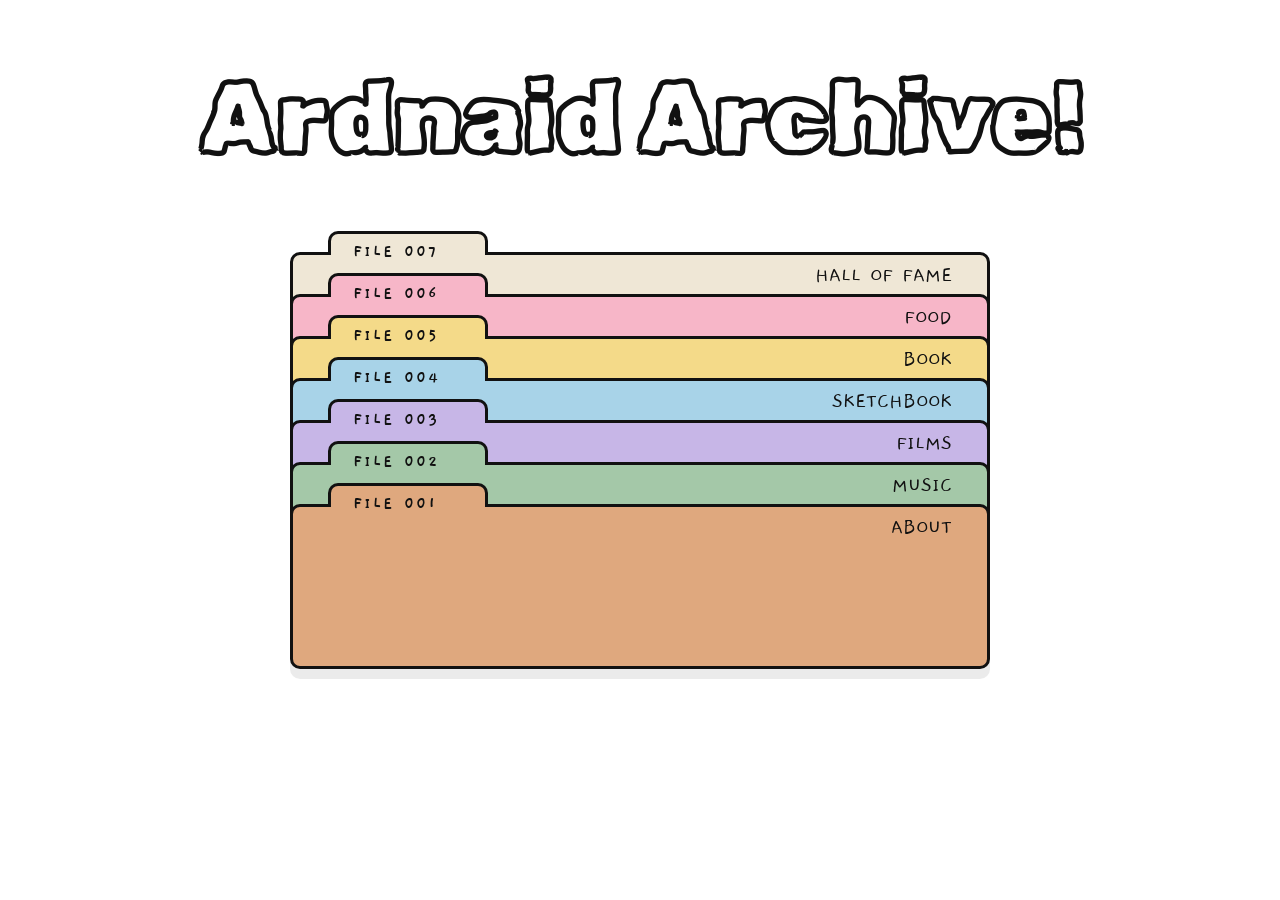
<file: index.html>
<!DOCTYPE html>
<html lang="en">
<head>
<meta charset="UTF-8">
<meta name="viewport" content="width=device-width, initial-scale=1.0">

<title>ardnaid archive</title>

<link rel="preconnect" href="https://fonts.googleapis.com">
<link rel="preconnect" href="https://fonts.gstatic.com" crossorigin>

<link href="https://fonts.googleapis.com/css2?family=Gaegu:wght@300;400;700&family=Puppies+Play&family=Rubik+Scribble&family=Rubik+Spray+Paint&family=Unkempt&display=swap" rel="stylesheet">

<link rel="stylesheet" href="style.css">

</head>

<body>

<h1>Ardnaid Archive!</h1>

<div class="archive">

    <a href="about.html" class="folder about">

    <div class="tab"></div>

    <small class="file-number">FILE 001</small>

    <small class="folder-name">ABOUT</small>

</a>

    <a href="music.html" class="folder music">
        <div class="tab"></div>
        <small class="file-number">FILE 002</small>
        <small class="folder-name">MUSIC</small>
    </a>

    <a href="films.html" class="folder films">
        <div class="tab"></div>
        <small class="file-number">FILE 003</small>
        <small class="folder-name">FILMS</small>
    </a>

    <a href="sketchbook.html" class="folder sketchbook">
        <div class="tab"></div>
        <small class="file-number">FILE 004</small>
        <small class="folder-name">SKETCHBOOK</small>
    </a>

    <a href="book.html" class="folder book">
        <div class="tab"></div>
        <small class="file-number">FILE 005</small>
        <small class="folder-name">BOOK</small>
    </a>

    <a href="food.html" class="folder food">
        <div class="tab"></div>
        <small class="file-number">FILE 006</small>
        <small class="folder-name">FOOD</small>
    </a>

    <a href="hallofame.html" class="folder hallofame">
        <div class="tab"></div>
        <small class="file-number">FILE 007</small>
        <small class="folder-name">HALL OF FAME</small>
    </a>

</div>

<script src="script.js"></script>
<script src="js/page.js"></script>

</body>
</html>
</file>
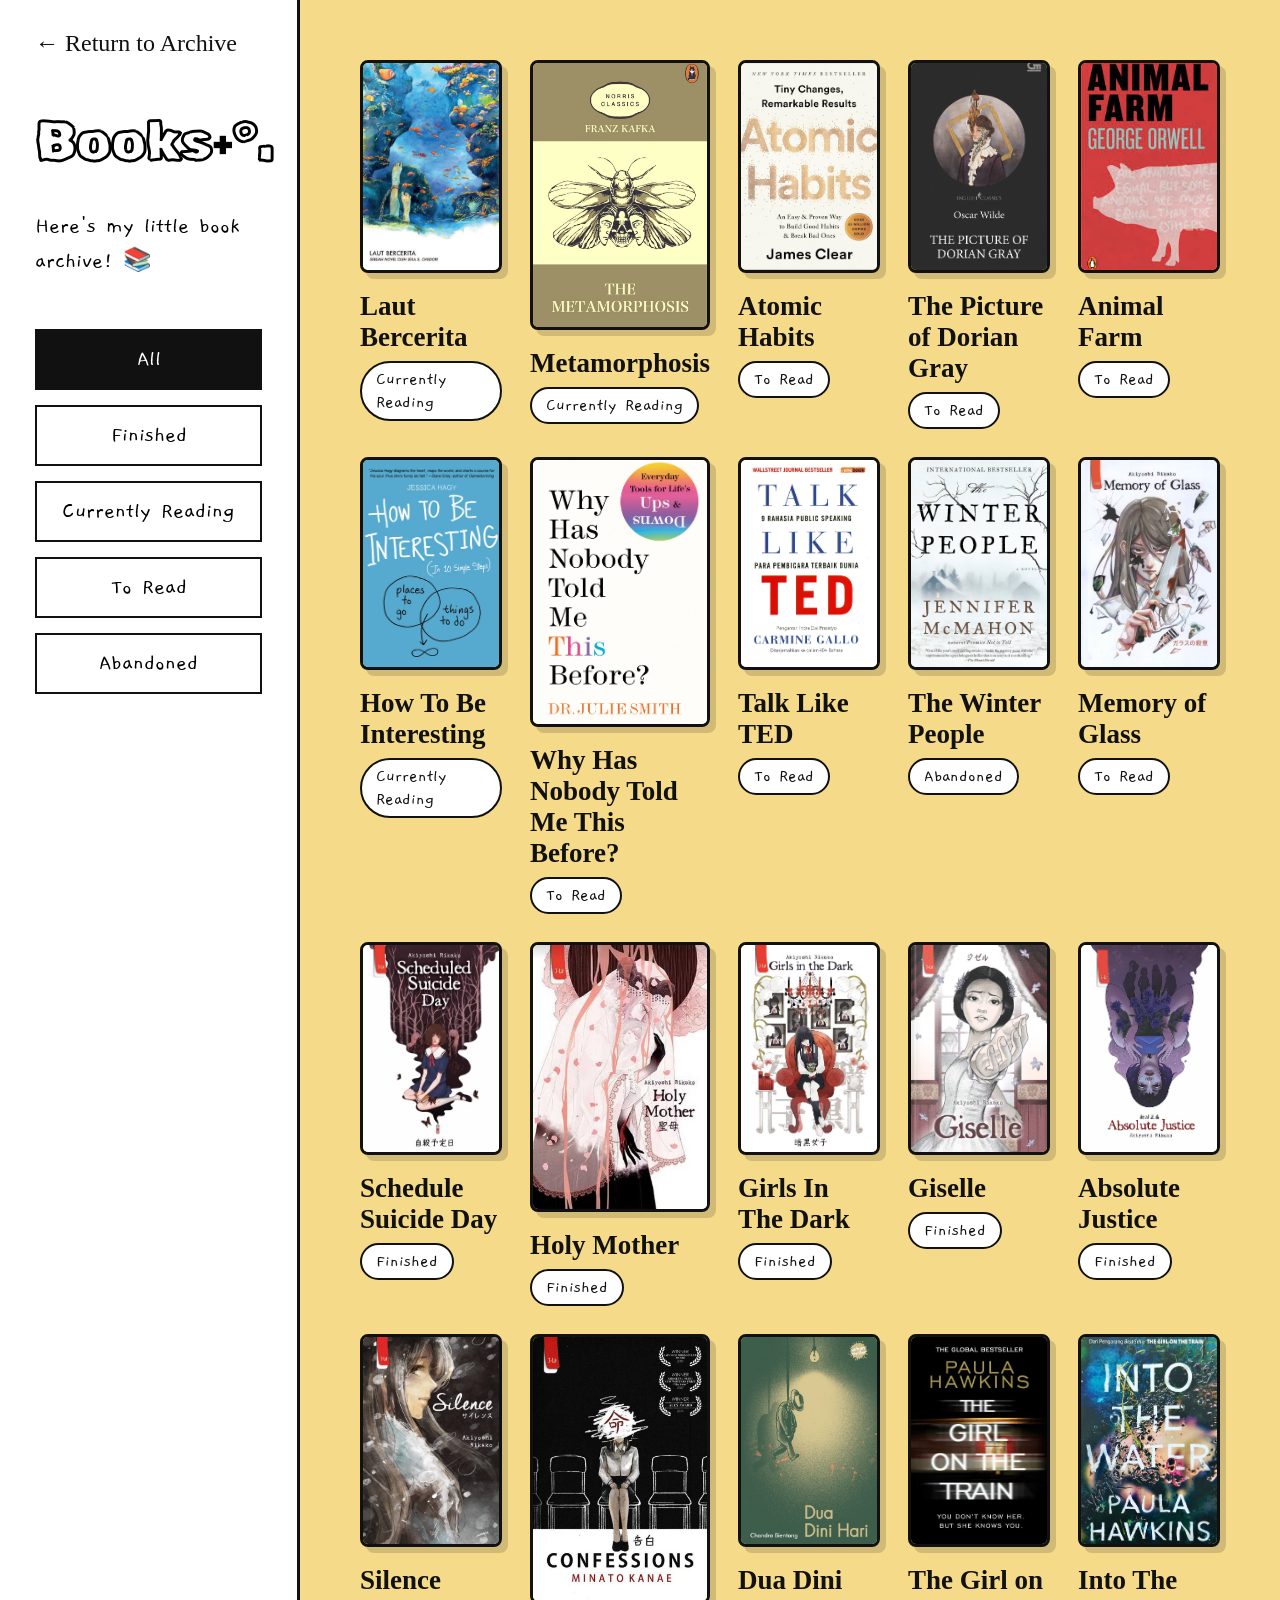
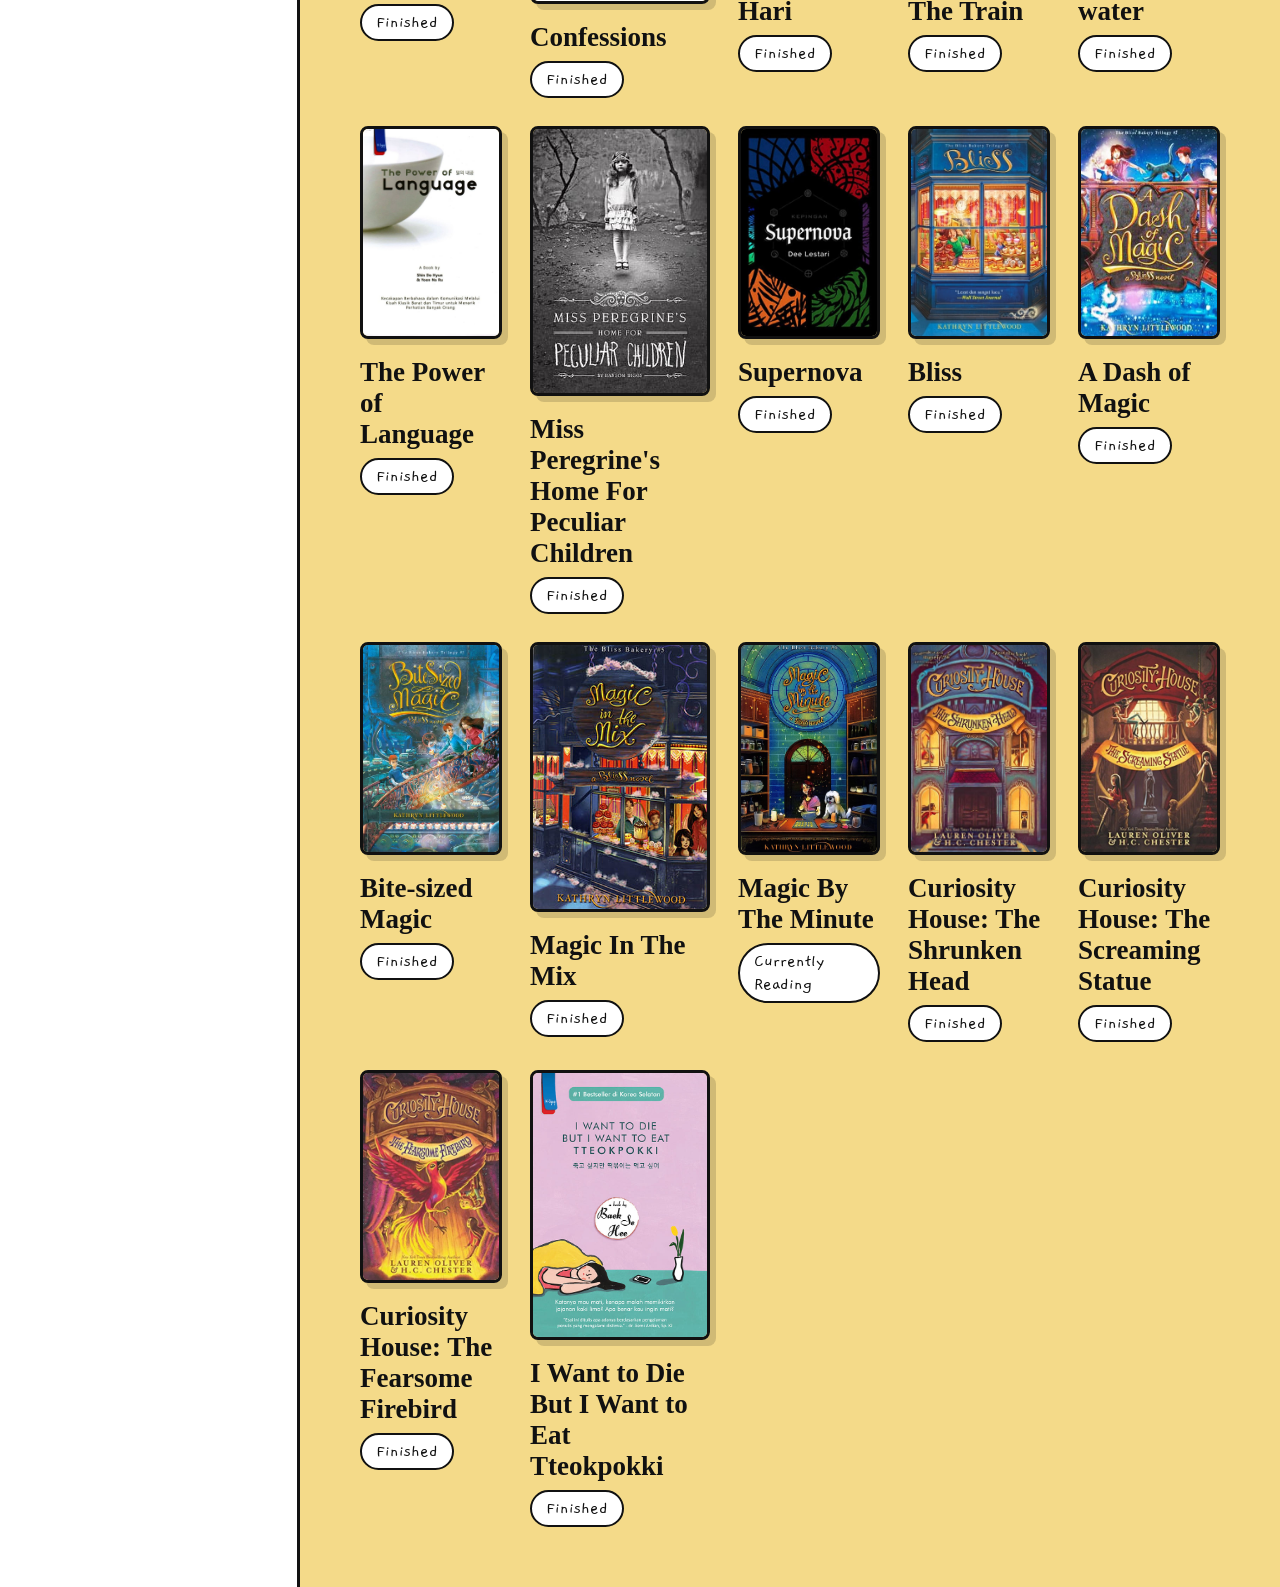
<file: book.html>
<!DOCTYPE html>
<html lang="en">

<head>

<meta charset="UTF-8">
<meta name="viewport" content="width=device-width, initial-scale=1.0">

<title>Books • Ardnaid Archive</title>

<link rel="preconnect" href="https://fonts.googleapis.com">
<link rel="preconnect" href="https://fonts.gstatic.com" crossorigin>

<link href="https://fonts.googleapis.com/css2?family=Gaegu:wght@300;400;700&family=Rubik+Scribble&family=Unkempt&display=swap" rel="stylesheet">

<link rel="stylesheet" href="css/books.css">

</head>

<body>

<a href="index.html" class="back">← Return to Archive</a>

<div class="container">

    <aside class="sidebar">

        <h1>Books˖°.</h1>

        <p>
            Here's my little book archive! 📚
        </p>

        <div class="filter">

            <button class="active" data-filter="all">
                All
            </button>

            <button data-filter="finished">
                Finished
            </button>

            <button data-filter="reading">
                Currently Reading
            </button>

            <button data-filter="plan">
                To Read
            </button>

            <button data-filter="abandoned">
                Abandoned
            </button>

        </div>

    </aside>

    <main class="gallery">

        <div class="grid">

            <!-- BOOK -->

            <a href="#" class="card reading">

                <img src="stuff/bLaut.jpg">

                <h2>Laut Bercerita</h2>

                <span>Currently Reading</span>

            </a>

            <!-- BOOK -->

            <a href="#" class="card reading">

                <img src="stuff/bmetamorphosis.jpg">

                <h2>Metamorphosis</h2>

                <span>Currently Reading</span>

            </a>

            <!-- BOOK -->

            <a href="#" class="card plan">

                <img src="stuff/batomichabits.jpg">

                <h2>Atomic Habits</h2>

                <span>To Read</span>

            </a>

            <!-- BOOK -->

            <a href="#" class="card plan">

                <img src="stuff/bpictureofdorian.jpg">

                <h2>The Picture of Dorian Gray</h2>

                <span>To Read</span>

            </a>

                        <!-- BOOK -->

            <a href="#" class="card plan">

                <img src="stuff/banimalfarm.jpe">

                <h2>Animal Farm</h2>

                <span>To Read</span>

            </a>

                        <!-- BOOK -->

            <a href="#" class="card reading">

                <img src="stuff/bhtbi.jpg">

                <h2>How To Be Interesting</h2>

                <span>Currently Reading</span>

            </a>

                        <!-- BOOK -->

            <a href="#" class="card plan">

                <img src="stuff/bwhn.jpg">

                <h2>Why Has Nobody Told Me This Before?</h2>

                <span>To Read</span>

            </a>

                        <!-- BOOK -->

            <a href="#" class="card plan">

                <img src="stuff/btlt.jpg">

                <h2>Talk Like TED</h2>

                <span>To Read</span>

            </a>

                        <!-- BOOK -->

            <a href="#" class="card abandoned">

                <img src="stuff/bthewinter.jpg">

                <h2>The Winter People</h2>

                <span>Abandoned</span>

            </a>

                       <!-- BOOK -->

            <a href="#" class="card plan">

                <img src="stuff/bmog.avif">

                <h2>Memory of Glass</h2>

                <span>To Read</span>

            </a>

            <!-- BOOK -->

            <a href="#" class="card finished">

                <img src="stuff/bssd.avif">

                <h2>Schedule Suicide Day</h2>

                <span>Finished</span>

            </a>

            <!-- BOOK -->

            <a href="#" class="card finished">

                <img src="stuff/bhm.avif">

                <h2>Holy Mother</h2>

                <span>Finished</span>

            </a>

            <!-- BOOK -->

            <a href="#" class="card finished">

                <img src="stuff/bgitd.avif">

                <h2>Girls In The Dark</h2>

                <span>Finished</span>

            </a>

            <!-- BOOK -->

            <a href="#" class="card finished">

                <img src="stuff/bg.avif">

                <h2>Giselle</h2>

                <span>Finished</span>

            </a>

            <!-- BOOK -->

            <a href="#" class="card finished">

                <img src="stuff/baj.avif">

                <h2>Absolute Justice</h2>

                <span>Finished</span>

            </a>

            <!-- BOOK -->

            <a href="#" class="card finished">

                <img src="stuff/bs.jpg">

                <h2>Silence</h2>

                <span>Finished</span>

            </a>

            <!-- BOOK -->

            <a href="#" class="card finished">

                <img src="stuff/bc.jpg">

                <h2>Confessions</h2>

                <span>Finished</span>

            </a>

            <!-- BOOK -->

            <a href="#" class="card finished">

                <img src="stuff/b2.jpg">

                <h2>Dua Dini Hari</h2>

                <span>Finished</span>

            </a>

            <!-- BOOK -->

            <a href="#" class="card finished">

                <img src="stuff/bgot.jpg">

                <h2>The Girl on The Train</h2>

                <span>Finished</span>

            </a>

            <!-- BOOK -->

            <a href="#" class="card finished">

                <img src="stuff/bitw.avif">

                <h2>Into The water</h2>

                <span>Finished</span>

            </a>

            <!-- BOOK -->

            <a href="#" class="card finished">

                <img src="stuff/btpol.jpg">

                <h2>The Power of Language</h2>

                <span>Finished</span>

            </a>

            <!-- BOOK -->

            <a href="#" class="card finished">

                <img src="stuff/bmphfpc.jpg">

                <h2>Miss Peregrine's Home For Peculiar Children</h2>

                <span>Finished</span>

            </a>

            <!-- BOOK -->

            <a href="#" class="card finished">

                <img src="stuff/bsn.jpg">

                <h2>Supernova</h2>

                <span>Finished</span>

            </a>

            <!-- BOOK -->

            <a href="#" class="card finished">

                <img src="stuff/bb.jpg">

                <h2>Bliss</h2>

                <span>Finished</span>

            </a>

            <!-- BOOK -->

            <a href="#" class="card finished">

                <img src="stuff/badom.jpg">

                <h2>A Dash of Magic</h2>

                <span>Finished</span>

            </a>

            <!-- BOOK -->

            <a href="#" class="card finished">

                <img src="stuff/bbsm.jpg">

                <h2>Bite-sized Magic</h2>

                <span>Finished</span>

            </a>

            <!-- BOOK -->

            <a href="#" class="card finished">

                <img src="stuff/bmitm.jpg">

                <h2>Magic In The Mix</h2>

                <span>Finished</span>

            </a>



            <!-- BOOK -->

            <a href="#" class="card reading">

                <img src="stuff/bmbtm.avif">

                <h2>Magic By The Minute</h2>

                <span>Currently Reading</span>

            </a>

            <!-- BOOK -->

            <a href="#" class="card finished">

                <img src="stuff/bhoc1.jpg">

                <h2>Curiosity House: The Shrunken Head</h2>

                <span>Finished</span>

            </a>

            <!-- BOOK -->

            <a href="#" class="card finished">

                <img src="stuff/bhoc2.jpg">

                <h2>Curiosity House: The Screaming Statue</h2>

                <span>Finished</span>

            </a>

            <!-- BOOK -->

            <a href="#" class="card finished">

                <img src="stuff/bhoc3.jpg">

                <h2>Curiosity House: The Fearsome Firebird</h2>

                <span>Finished</span>

            </a>

            <!-- BOOK -->

            <a href="#" class="card finished">

                <img src="stuff/biw.jpg">

                <h2>I Want to Die But I Want to Eat Tteokpokki</h2>

                <span>Finished</span>

            </a>



        </div>

    </main>

</div>

<script src="js/books.js"></script>

</body>
</html>
</file>
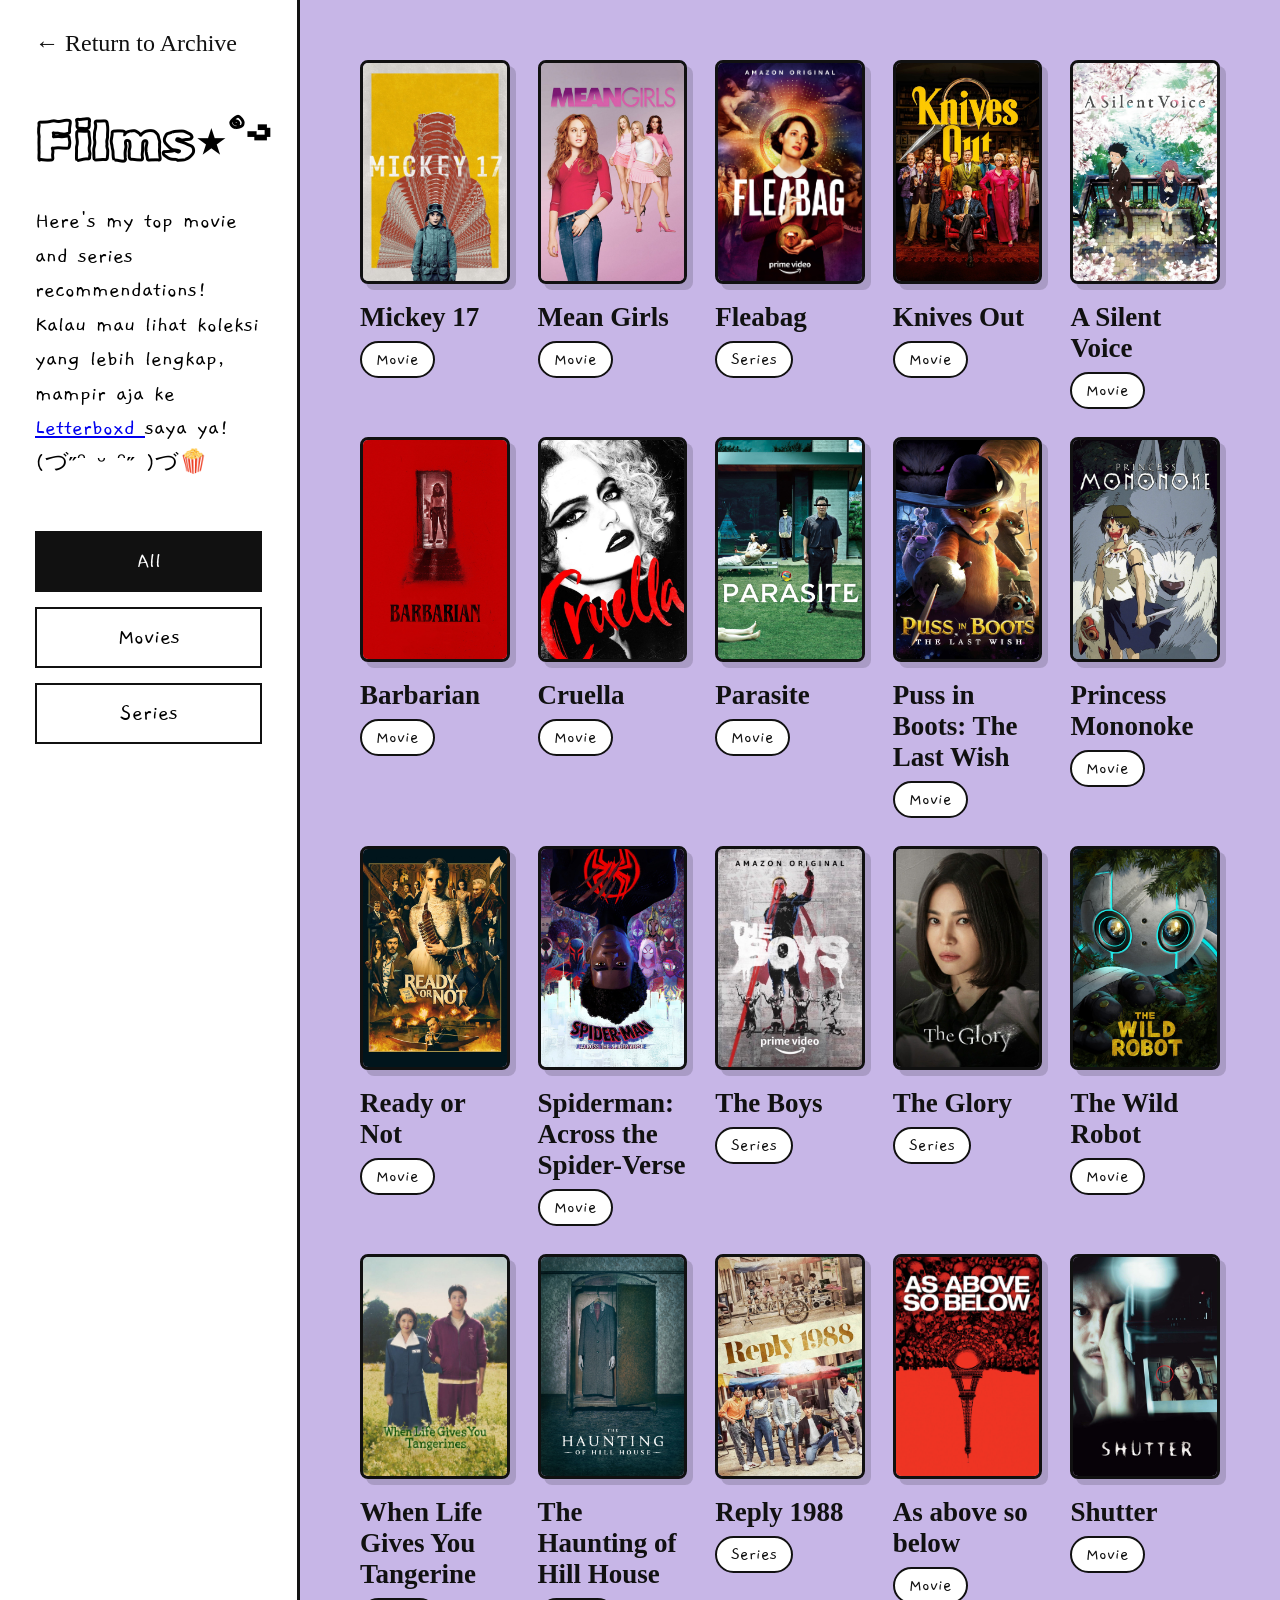
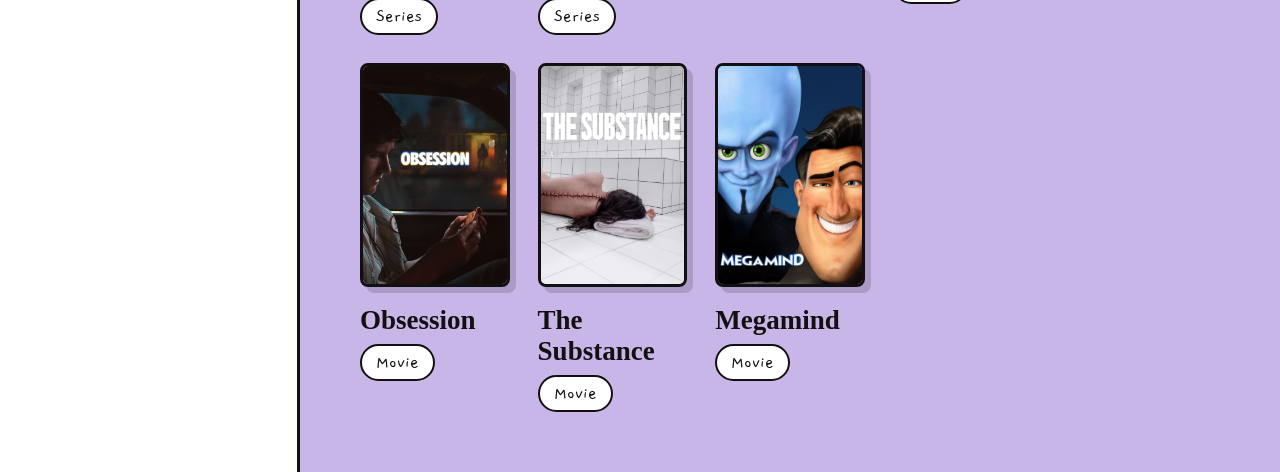
<file: films.html>
<!DOCTYPE html>
<html lang="en">

<head>

<meta charset="UTF-8">
<meta name="viewport" content="width=device-width, initial-scale=1.0">

<title>Films • Ardnaid Archive</title>

<link rel="preconnect" href="https://fonts.googleapis.com">
<link rel="preconnect" href="https://fonts.gstatic.com" crossorigin>

<link href="https://fonts.googleapis.com/css2?family=Gaegu:wght@300;400;700&family=Rubik+Scribble&family=Unkempt&display=swap" rel="stylesheet">

<link rel="stylesheet" href="css/films.css">

</head>

<body>

<a href="index.html" class="back">← Return to Archive</a>

<div class="container">

    <!-- LEFT -->

    <aside class="sidebar">

        <h1>Films⋆˚࿔</h1>

        <p>
            Here's my top movie and series recommendations! Kalau mau lihat koleksi yang lebih lengkap, mampir aja ke 
            <a href="https://boxd.it/ceqkD"
           target="_blank">

            Letterboxd

            </a> saya ya!
            (づ˶ᵔ ᵕ ᵔ˶ )づ🍿
        </p>

        <div class="filter">

            <button class="active" data-filter="all">
                All
            </button>

            <button data-filter="movie">
                Movies
            </button>

            <button data-filter="series">
                Series
            </button>

        </div>

    </aside>


    <!-- RIGHT -->

    <main class="gallery">

        <div class="grid">

            <!-- CARD -->

            <a href="#" class="card movie">

                <img src="stuff/fmickey.jpg">

                <h2>Mickey 17</h2>

                <span>Movie</span>

            </a>


            <!-- CARD -->

            <a href="#" class="card movie">

                <img src="stuff/fmean.jpg">

                <h2>Mean Girls</h2>

                <span>Movie</span>

            </a>


            <!-- CARD -->

            <a href="#" class="card series">

                <img src="stuff/ffleabag.jpg">

                <h2>Fleabag</h2>

                <span>Series</span>

            </a>

            <!-- CARD -->

            <a href="#" class="card movie">

                <img src="stuff/fko.jpg">

                <h2>Knives Out</h2>

                <span>Movie</span>

            </a>

                <!-- CARD -->

            <a href="#" class="card movie">

                <img src="stuff/fsilent.jpg">

                <h2>A Silent Voice</h2>

                <span>Movie</span>

            </a>

                <!-- CARD -->

            <a href="#" class="card movie">

                <img src="stuff/fb.jpg">

                <h2>Barbarian</h2>

                <span>Movie</span>

            </a>

                <!-- CARD -->

            <a href="#" class="card movie">

                <img src="stuff/fc.jpg">

                <h2>Cruella</h2>

                <span>Movie</span>

            </a>

               <!-- CARD -->

            <a href="#" class="card movie">

                <img src="stuff/fp.jpg">

                <h2>Parasite</h2>

                <span>Movie</span>

            </a>

                <!-- CARD -->

            <a href="#" class="card movie">

                <img src="stuff/fpib.jpg">

                <h2>Puss in Boots: The Last Wish</h2>

                <span>Movie</span>

            </a>

              <!-- CARD -->

            <a href="#" class="card movie">

                <img src="stuff/fpm.jpg">

                <h2>Princess Mononoke</h2>

                <span>Movie</span>

            </a>

              <!-- CARD -->

            <a href="#" class="card movie">

                <img src="stuff/fron.jpg">

                <h2>Ready or Not</h2>

                <span>Movie</span>

            </a>

              <!-- CARD -->

            <a href="#" class="card movie">

                <img src="stuff/fsmats.jpg">

                <h2>Spiderman: Across the Spider-Verse</h2>

                <span>Movie</span>

            </a>

              <!-- CARD -->

            <a href="#" class="card series">

                <img src="stuff/ftb.jpg">

                <h2>The Boys</h2>

                <span>Series</span>

            </a>

              <!-- CARD -->

            <a href="#" class="card series">

                <img src="stuff/ftg.jpg">

                <h2>The Glory</h2>

                <span>Series</span>

            </a>
            
            <!-- CARD -->

            <a href="#" class="card movie">

                <img src="stuff/ftwr.jpg">

                <h2>The Wild Robot</h2>

                <span>Movie</span>

            </a>

            <!-- CARD -->

            <a href="#" class="card series">

                <img src="stuff/fwlgyt.jpg">

                <h2>When Life Gives You Tangerine</h2>

                <span>Series</span>

            </a>

            <!-- CARD -->

            <a href="#" class="card series">

                <img src="stuff/fhhh.jpg">

                <h2>The Haunting of Hill House</h2>

                <span>Series</span>

            </a>

            <!-- CARD -->

            <a href="#" class="card series">

                <img src="stuff/fr1988.jpg">

                <h2>Reply 1988</h2>

                <span>Series</span>

            </a>

            <a href="#" class="card movie">

                <img src="stuff/faasb.jpg">

                <h2>As above so below</h2>

                <span>Movie</span>

            </a>

            <a href="#" class="card movie">

                <img src="stuff/fs.jpg">

                <h2>Shutter</h2>

                <span>Movie</span>

            </a>

            <a href="#" class="card movie">

                <img src="stuff/fo.jpg">

                <h2>Obsession</h2>

                <span>Movie</span>

            </a>

            <a href="#" class="card movie">

                <img src="stuff/fts.jpg">

                <h2>The Substance</h2>

                <span>Movie</span>

            </a>

            <a href="#" class="card movie">

                <img src="stuff/fm.jpg">

                <h2>Megamind</h2>

                <span>Movie</span>

            </a>

        </div>

    </main>

</div>

<script src="js/films.js"></script>

</body>
</html>
</file>
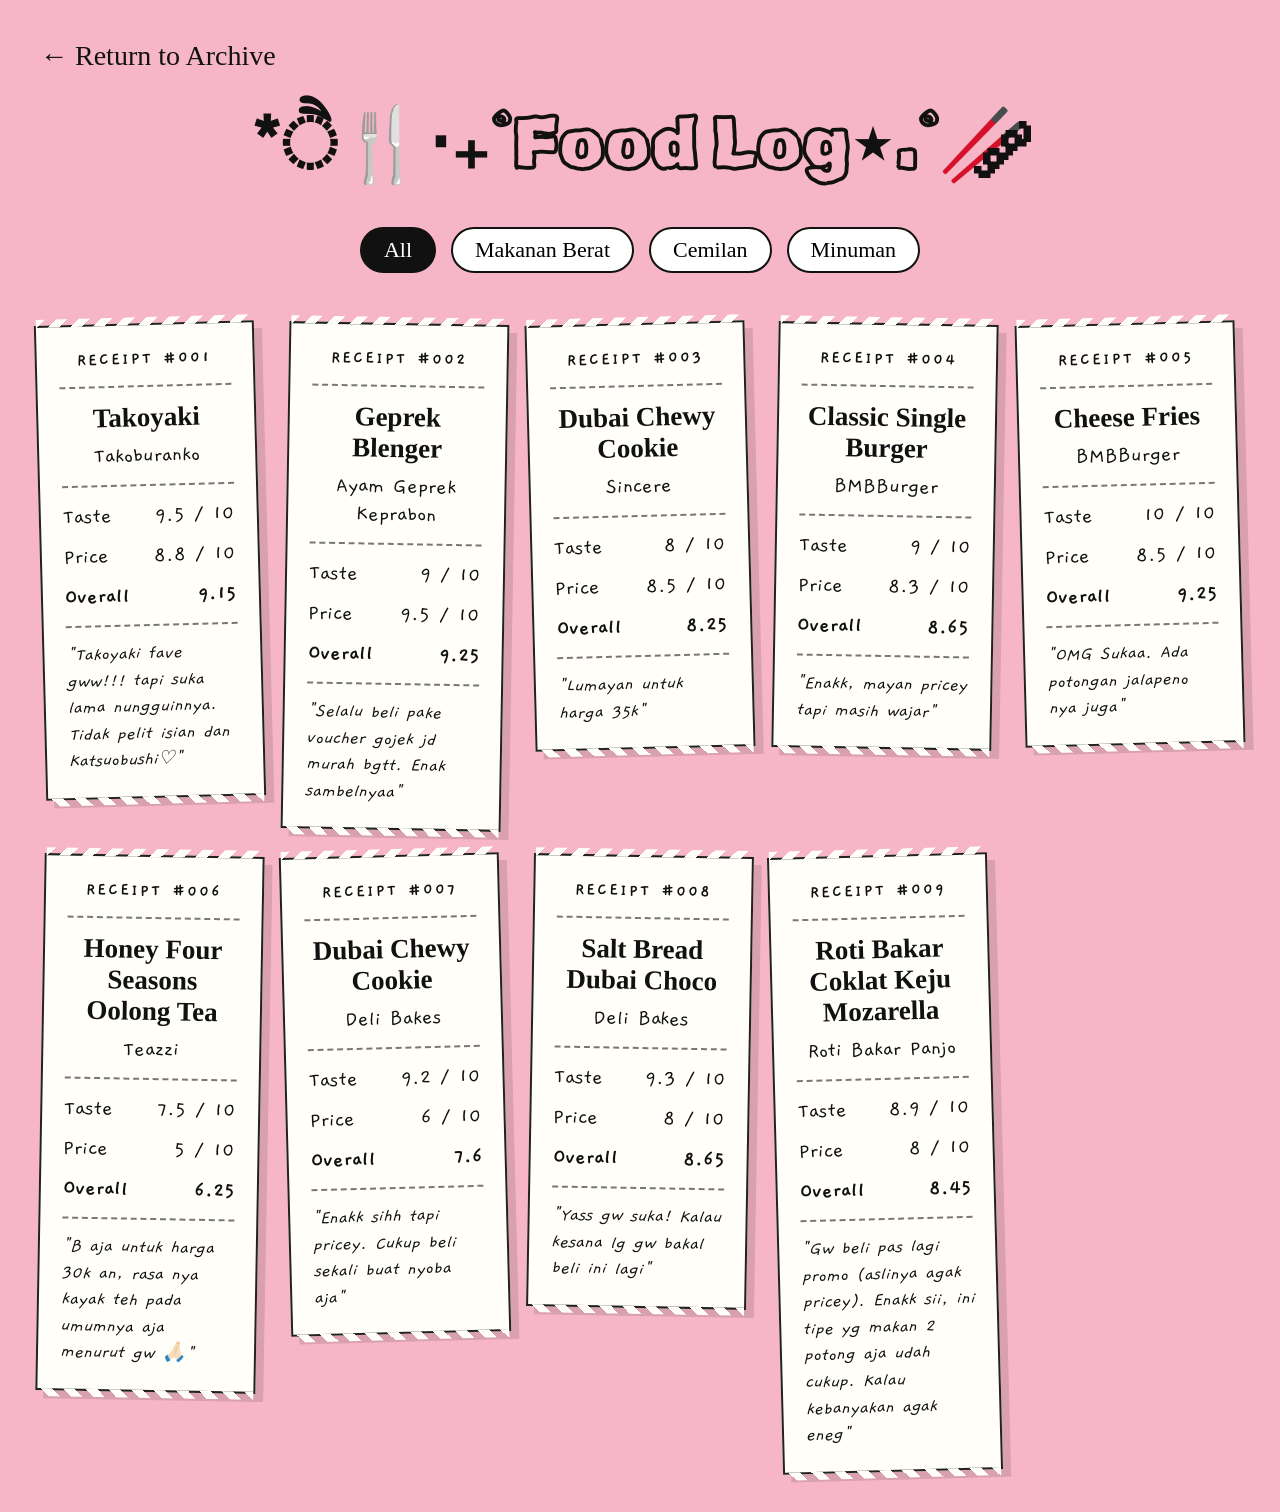
<file: food.html>
<!DOCTYPE html>
<html lang="en">

<head>

<meta charset="UTF-8">
<meta name="viewport" content="width=device-width, initial-scale=1.0">

<title>Food Log • Ardnaid Archive</title>

<link rel="preconnect" href="https://fonts.googleapis.com">
<link rel="preconnect" href="https://fonts.gstatic.com" crossorigin>

<link href="https://fonts.googleapis.com/css2?family=Gaegu:wght@300;400;700&family=Rubik+Scribble&family=Unkempt&display=swap" rel="stylesheet">

<link rel="stylesheet" href="css/food.css">

</head>

<body>

<a href="index.html" class="back">
← Return to Archive
</a>


<h1>*ੈ🍴‧₊˚Food Log⋆.˚🥢༘</h1>


<div class="filter">

    <button class="active" data-filter="all">
        All
    </button>

    <button data-filter="main">
        Makanan Berat
    </button>

    <button data-filter="snack">
        Cemilan
    </button>

    <button data-filter="drink">
        Minuman
    </button>

</div>


<div class="receipt-grid">

<!-- RECEIPT -->

<div class="receipt snack">

<p class="number">
RECEIPT #001
</p>

<hr>

<h2>
Takoyaki
</h2>

<p class="place">
Takoburanko
</p>

<hr>

<div class="score">

<p>Taste</p>
<span>9.5 / 10</span>

</div>

<div class="score">

<p>Price</p>
<span>8.8 / 10</span>

</div>

<div class="score overall">

<p>Overall</p>
<span>9.15</span>

</div>

<hr>

<p class="note">

"Takoyaki fave gww!!! tapi suka lama nungguinnya. Tidak pelit isian dan Katsuobushi♡"

</p>

</div>



<!-- RECEIPT -->

<div class="receipt main">

<p class="number">
RECEIPT #002
</p>

<hr>

<h2>

Geprek Blenger

</h2>

<p class="place">

Ayam Geprek Keprabon

</p>

<hr>

<div class="score">

<p>Taste</p>

<span>9 / 10</span>

</div>

<div class="score">

<p>Price</p>

<span>9.5 / 10</span>

</div>

<div class="score overall">

<p>Overall</p>

<span>9.25</span>

</div>

<hr>

<p class="note">

"Selalu beli pake voucher gojek jd murah bgtt. Enak sambelnyaa"

</p>

</div>





<!-- RECEIPT -->

<div class="receipt snack">

<p class="number">


RECEIPT #003

</p>

<hr>

<h2>

Dubai Chewy Cookie

</h2>

<p class="place">

Sincere

</p>

<hr>

<div class="score">

<p>Taste</p>

<span>8 / 10</span>

</div>

<div class="score">

<p>Price</p>

<span>8.5 / 10</span>

</div>

<div class="score overall">

<p>Overall</p>

<span>8.25</span>

</div>

<hr>

<p class="note">

"Lumayan untuk harga 35k"

</p>

</div>


<!-- RECEIPT -->

<div class="receipt main">

<p class="number">

RECEIPT #004

</p>

<hr>

<h2>

Classic Single Burger

</h2>

<p class="place">

BMBBurger

</p>

<hr>

<div class="score">

<p>Taste</p>

<span>9 / 10</span>

</div>

<div class="score">

<p>Price</p>

<span>8.3 / 10</span>

</div>

<div class="score overall">

<p>Overall</p>

<span>8.65</span>

</div>

<hr>

<p class="note">

"Enakk, mayan pricey tapi masih wajar"

</p>

</div>



<!-- RECEIPT -->

<div class="receipt main">

<p class="number">

RECEIPT #005

</p>

<hr>

<h2>

Cheese Fries

</h2>

<p class="place">

BMBBurger

</p>

<hr>

<div class="score">

<p>Taste</p>

<span>10 / 10</span>

</div>

<div class="score">

<p>Price</p>

<span>8.5 / 10</span>

</div>

<div class="score overall">

<p>Overall</p>

<span>9.25</span>

</div>

<hr>

<p class="note">

"OMG Sukaa. Ada potongan jalapeno nya juga"

</p>

</div>



<!-- RECEIPT -->

<div class="receipt drink">

<p class="number">

RECEIPT #006

</p>

<hr>

<h2>

Honey Four Seasons Oolong Tea

</h2>

<p class="place">

Teazzi

</p>

<hr>

<div class="score">

<p>Taste</p>

<span>7.5 / 10</span>

</div>

<div class="score">

<p>Price</p>

<span>5 / 10</span>

</div>

<div class="score overall">

<p>Overall</p>

<span>6.25</span>

</div>

<hr>

<p class="note">

"B aja untuk harga 30k an, rasa nya kayak teh pada umumnya aja menurut gw 🙏🏻"

</p>

</div>


<!-- RECEIPT -->

<div class="receipt snack">

<p class="number">

RECEIPT #007

</p>

<hr>

<h2>

Dubai Chewy Cookie

</h2>

<p class="place">

Deli Bakes

</p>

<hr>

<div class="score">

<p>Taste</p>

<span>9.2 / 10</span>

</div>

<div class="score">

<p>Price</p>

<span>6 / 10</span>

</div>

<div class="score overall">

<p>Overall</p>

<span>7.6</span>

</div>

<hr>

<p class="note">

"Enakk sihh tapi pricey. Cukup beli sekali buat nyoba aja"

</p>

</div>


<!-- RECEIPT -->

<div class="receipt snack">

<p class="number">

RECEIPT #008

</p>

<hr>

<h2>

Salt Bread Dubai Choco

</h2>

<p class="place">

Deli Bakes

</p>

<hr>

<div class="score">

<p>Taste</p>

<span>9.3 / 10</span>

</div>

<div class="score">

<p>Price</p>

<span>8 / 10</span>

</div>

<div class="score overall">

<p>Overall</p>

<span>8.65</span>

</div>

<hr>

<p class="note">

"Yass gw suka! Kalau kesana lg gw bakal beli ini lagi"

</p>

</div>



<!-- RECEIPT -->

<div class="receipt snack">

<p class="number">

RECEIPT #009

</p>

<hr>

<h2>

Roti Bakar Coklat Keju Mozarella

</h2>

<p class="place">

Roti Bakar Panjo

</p>

<hr>

<div class="score">

<p>Taste</p>

<span>8.9 / 10</span>

</div>

<div class="score">

<p>Price</p>

<span>8 / 10</span>

</div>

<div class="score overall">

<p>Overall</p>

<span>8.45</span>

</div>

<hr>

<p class="note">

"Gw beli pas lagi promo (aslinya agak pricey). Enakk sii, ini tipe yg makan 2 potong aja udah cukup. Kalau kebanyakan agak eneg"

</p>

</div>





















</div>





</div>

<script src="js/food.js"></script>

</body>

</html>
</file>
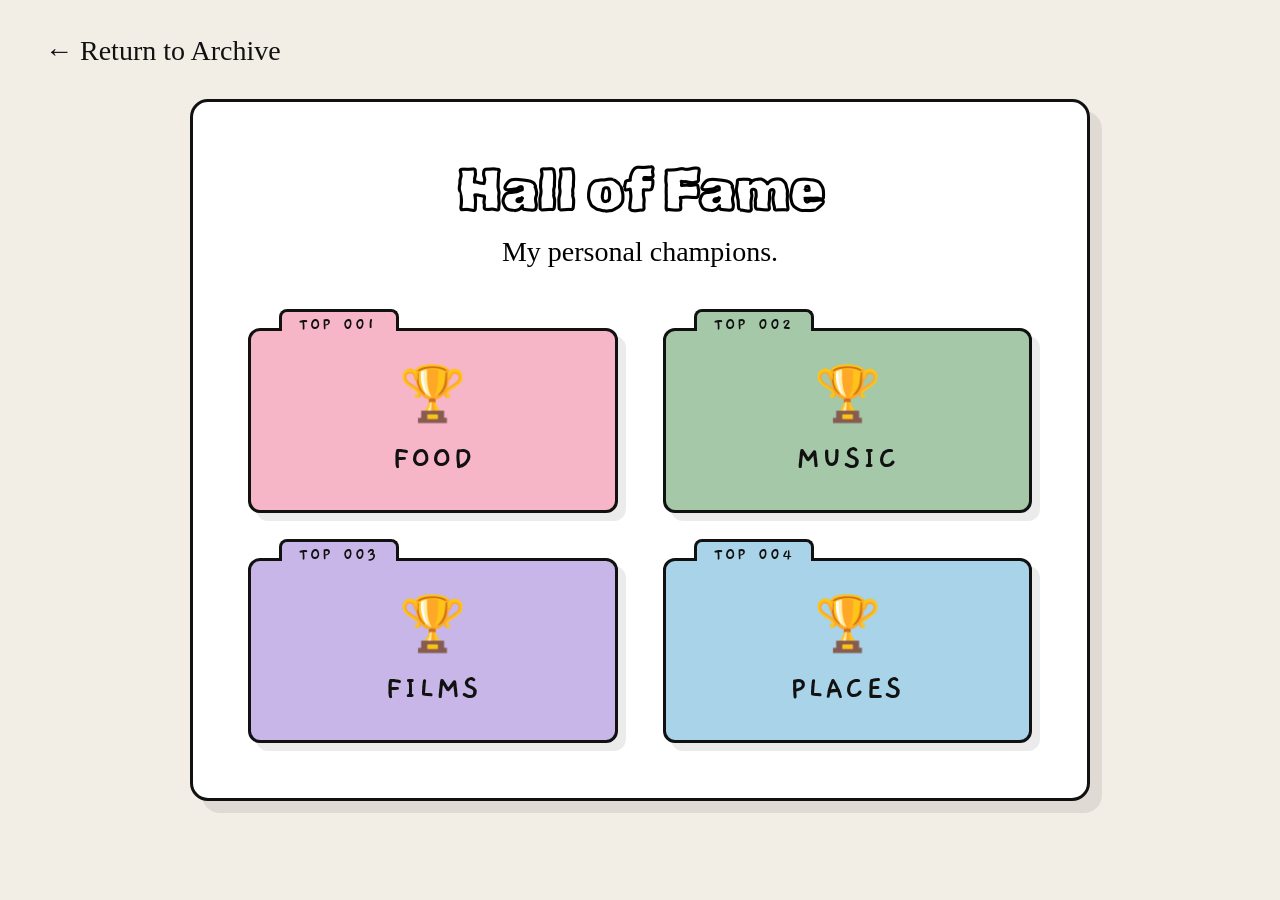
<file: hallofame.html>
<!DOCTYPE html>
<html lang="en">
<head>
<meta charset="UTF-8">
<meta name="viewport" content="width=device-width, initial-scale=1.0">

<title>Hall of Fame</title>

<link href="https://fonts.googleapis.com/css2?family=Gaegu:wght@400;700&family=Rubik+Scribble&family=Unkempt:wght@400;700&display=swap" rel="stylesheet">

<link rel="stylesheet" href="css/hallofame.css">
</head>

<body>

<a href="index.html" class="back">← Return to Archive</a>

<div class="paper">

    <h1>Hall of Fame</h1>

    <p class="subtitle">
        My personal champions.
    </p>

    <div class="folder-grid">

    <a href="hof-food.html" class="mini-folder food">

        <div class="tab"></div>

        <span class="file">TOP 001</span>

        <div class="icon">🏆</div>

        <h2>FOOD</h2>

    </a>

    <a href="hof-music.html" class="mini-folder music">

        <div class="tab"></div>

        <span class="file">TOP 002</span>

        <div class="icon">🏆</div>

        <h2>MUSIC</h2>

    </a>

    <a href="hof-films.html" class="mini-folder films">

        <div class="tab"></div>

        <span class="file">TOP 003</span>

        <div class="icon">🏆</div>

        <h2>FILMS</h2>

    </a>

    <a href="hof-places.html" class="mini-folder places">

        <div class="tab"></div>

        <span class="file">TOP 004</span>

        <div class="icon">🏆</div>

        <h2>PLACES</h2>

    </a>

</div>

</div>

</body>
</html>
</file>
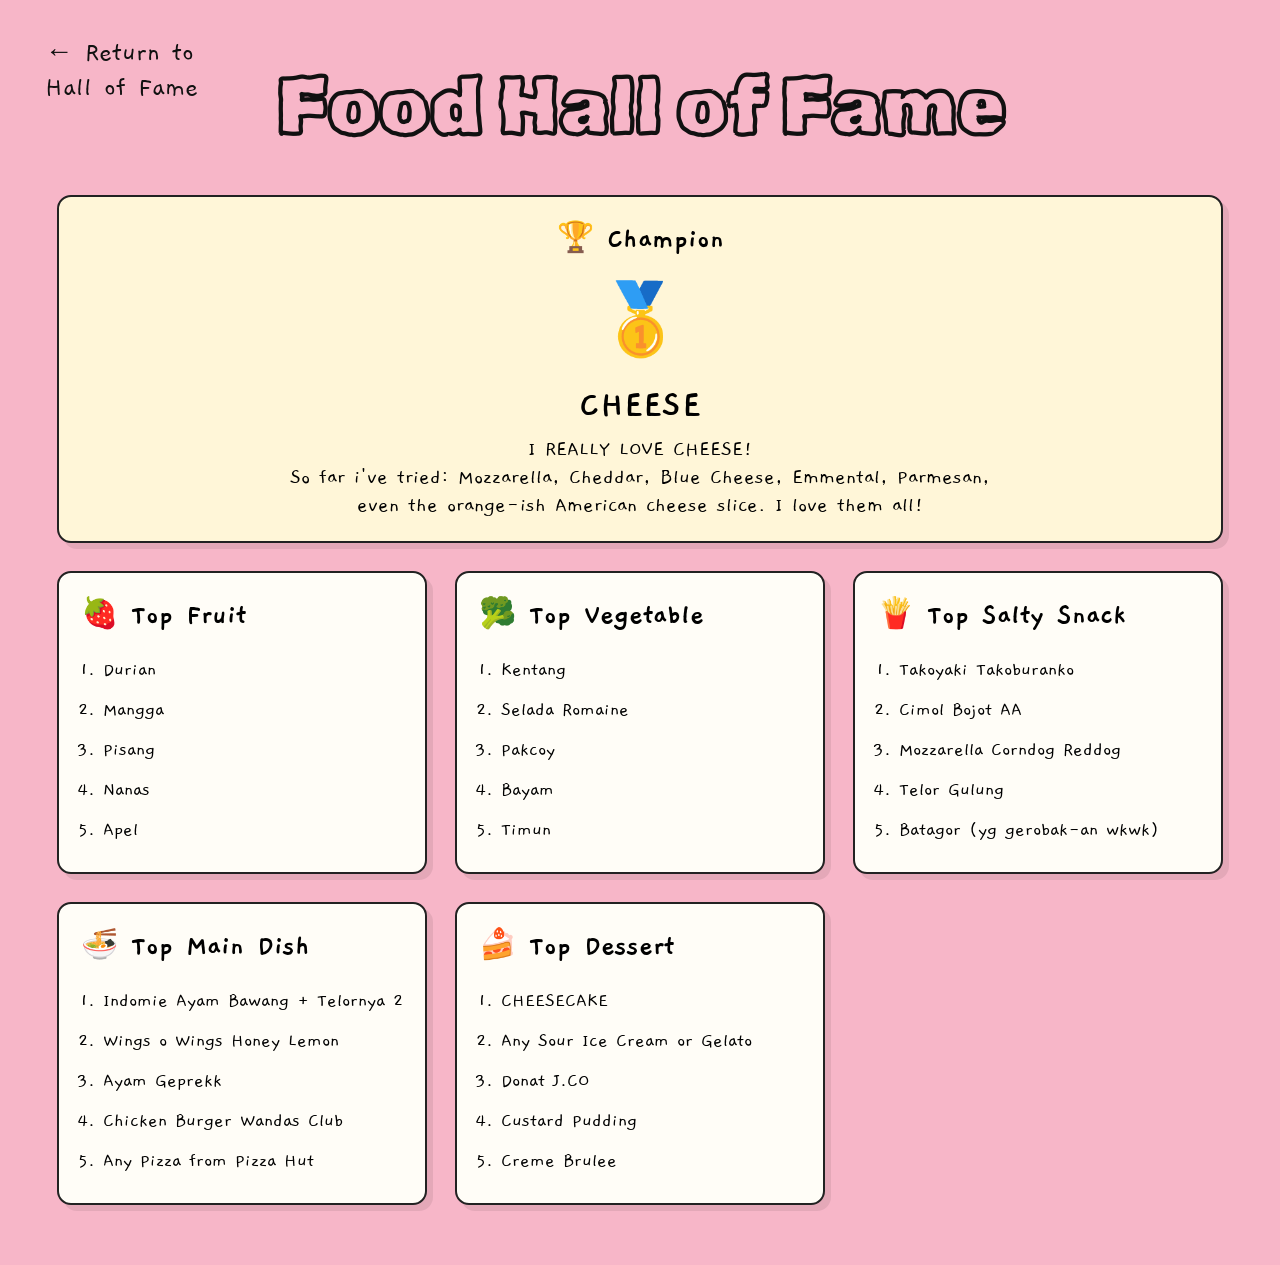
<file: hof-food.html>
<!DOCTYPE html>
<html lang="en">

<head>

<meta charset="UTF-8">
<meta name="viewport" content="width=device-width, initial-scale=1.0">

<title>Food Hall of Fame</title>

<link href="https://fonts.googleapis.com/css2?family=Gaegu:wght@400;700&family=Rubik+Scribble&family=Unkempt:wght@400;700&display=swap" rel="stylesheet">

<link rel="stylesheet" href="css/hof-food.css">

</head>

<body>

<a href="hallofame.html" class="back">
← Return to<br>Hall of Fame
</a>

<div class="paper">

<h1>Food Hall of Fame</h1>

<div class="notes">

    <div class="champion note">
        <h2>🏆 Champion</h2>

        <div class="winner">

            <div class="medal">🥇</div>

            <h3>CHEESE</h3>

            <p>I REALLY LOVE CHEESE!<br>So far i've tried: Mozzarella, Cheddar, Blue Cheese, Emmental, Parmesan,<br>even the orange-ish American cheese slice. I love them all!</p>


        </div>
    </div>

    <div class="note">

        <h2>🍓 Top Fruit</h2>

        <ol>
            <li>Durian</li>
            <li>Mangga</li>
            <li>Pisang</li>
            <li>Nanas</li>
            <li>Apel</li>
        </ol>

    </div>

    <div class="note">

        <h2>🥦 Top Vegetable</h2>

        <ol>
            <li>Kentang</li>
            <li>Selada Romaine</li>
            <li>Pakcoy</li>
            <li>Bayam</li>
            <li>Timun</li>
        </ol>

    </div>

    <div class="note">

        <h2>🍟 Top Salty Snack</h2>

        <ol>
            <li>Takoyaki Takoburanko</li>
            <li>Cimol Bojot AA</li>
            <li>Mozzarella Corndog Reddog</li>
            <li>Telor Gulung</li>
            <li>Batagor (yg gerobak-an wkwk)</li>
        </ol>

    </div>

    <div class="note">

        <h2>🍜 Top Main Dish</h2>

        <ol>
            <li>Indomie Ayam Bawang + Telornya 2</li>
            <li>Wings o Wings Honey Lemon</li>
            <li>Ayam Geprekk</li>
            <li>Chicken Burger Wandas Club</li>
            <li>Any Pizza  from Pizza Hut</li>
        </ol>

    </div>

    <div class="note">

        <h2>🍰 Top Dessert</h2>

        <ol>
            <li>CHEESECAKE</li>
            <li>Any Sour Ice Cream or Gelato</li>
            <li>Donat J.CO</li>
            <li>Custard Pudding</li>
            <li>Creme Brulee</li>
        </ol>

    </div>

</div>


</div>

</body>

</html>
</file>
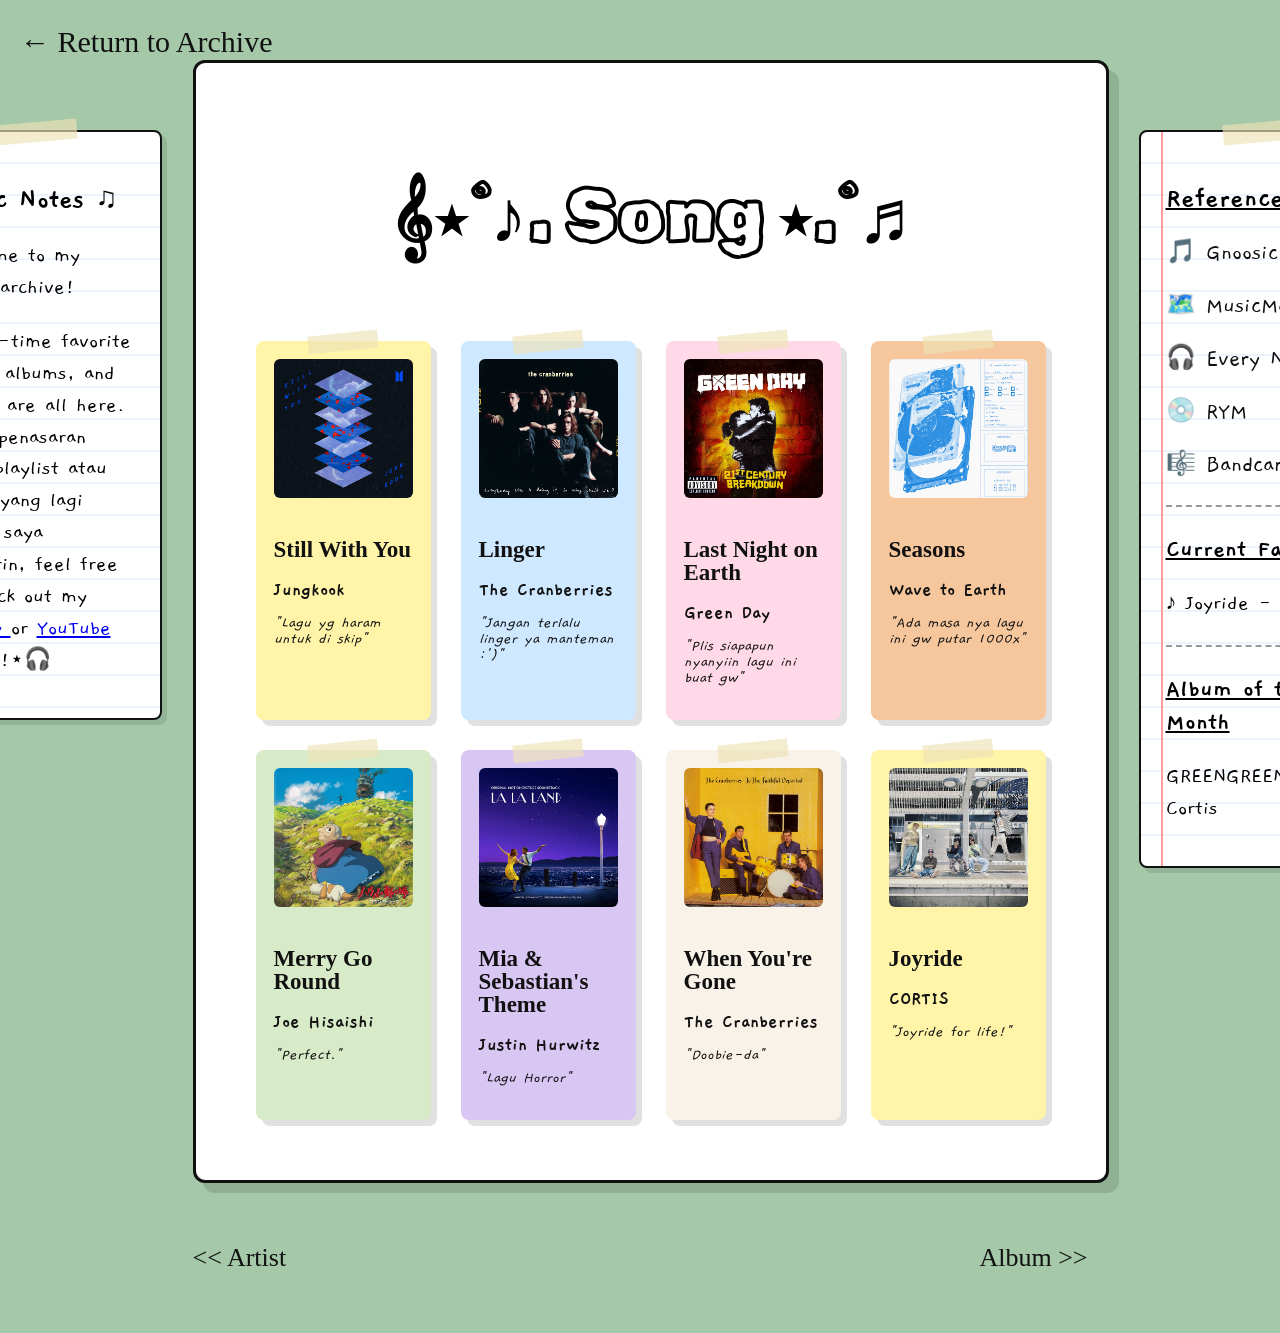
<file: music.html>
<!DOCTYPE html>
<html lang="en">

<head>

<meta charset="UTF-8">
<meta name="viewport" content="width=device-width, initial-scale=1.0">

<title>Music • Ardnaid Archive</title>

<link rel="preconnect" href="https://fonts.googleapis.com">
<link rel="preconnect" href="https://fonts.gstatic.com" crossorigin>

<link href="https://fonts.googleapis.com/css2?family=Gaegu:wght@300;400;700&family=Puppies+Play&family=Rubik+Scribble&family=Unkempt&display=swap" rel="stylesheet">

<link rel="stylesheet" href="css/music.css">

</head>

<body>

<a href="index.html" class="back">← Return to Archive</a>


<div class="music-page">

    <aside class="notepad left-note">
        <h2>Music Notes ♫</h2>
        <p> Welcome to my music archive! 
        </p>
        <p> My all-time favorite songs, albums, and artists are all here. Kalau penasaran sama playlist atau musik yang lagi sering saya dengerin,
            feel free to check out my
            <a href="https://open.spotify.com/user/auooy5b6j18t136y1bdslbtiy?si=00daea0984ba496a"
           target="_blank">

            Spotify

            </a>

            or

            <a href="https://music.youtube.com/@ardnaids?si=3ogMOPq92EUEcG0p"
           target="_blank">

            YouTube Music

            </a>
            !⋆🎧 </p>
    </aside>

    <div class="paper">
    <h1>𝄞⋆˚♪. Song ⋆.˚♬</h1>

    <!-- ================= CENTER ================= -->
    <div class="song-grid">

        <!-- SONG -->

        <a class="sticky yellow"
        href="https://music.youtube.com/watch?v=BksBNbTIoPE&si=wmkXAsOMvsI9KFtI"
        target="_blank">

            <img src="stuff/stillwithyou.jpg">

            <h2>Still With You</h2>

            <h3>Jungkook</h3>

            <p>"Lagu yg haram untuk di skip"</p>

        </a>

        <!-- SONG -->

        <a class="sticky blue"
        href="https://music.youtube.com/watch?v=PXDlU0YDQ6U&si=YwNx8KS_Ob6XzpFG"
        target="_blank">

            <img src="stuff/Linger.jpg">

            <h2>Linger</h2>

            <h3>The Cranberries</h3>

            <p>"Jangan terlalu linger ya manteman :')"</p>

        </a>

        <!-- SONG -->

        <a class="sticky pink"
        href="https://music.youtube.com/watch?v=xg_Y7Or_hWM&si=oyQc9O88MRRiD-mA"
        target="_blank">

            <img src="stuff/lastnightonearth.jpg">

            <h2>Last Night on Earth</h2>

            <h3>Green Day</h3>

            <p>"Plis siapapun nyanyiin lagu ini buat gw"</p>

        </a>
    
        <!-- SONG -->

        <a class="sticky peach"
        href="https://music.youtube.com/watch?v=M7R7-qnTsFw&si=jfqLZcALPRMzJiR1"
        target="_blank">

            <img src="stuff/seasons.jpg">

            <h2>Seasons</h2>

            <h3>Wave to Earth</h3>

            <p>"Ada masa nya lagu ini gw putar 1000x"</p>

        </a>
        <!-- SONG -->

        <a class="sticky mint"
        href="https://music.youtube.com/watch?v=1WJxOivfZxI&si=TEGRxNOqJMhhq7oA"
        target="_blank">

            <img src="stuff/merrygoround.jpg">

            <h2>Merry Go Round</h2>

            <h3>Joe Hisaishi</h3>

            <p>"Perfect."</p>

        </a>
        <!-- SONG -->

        <a class="sticky lavender"
        href="https://music.youtube.com/watch?v=D3ovuBdbUqk&si=9p8Y2-mdNmy8mZTD"
        target="_blank">

            <img src="stuff/lalaland.jpg">

            <h2>Mia & Sebastian's Theme</h2>

            <h3>Justin Hurwitz</h3>

            <p>"Lagu Horror"</p>

        </a>

        <!-- SONG -->

        <a class="sticky cream"
        href="https://music.youtube.com/watch?v=xkbVRGxsd8E&si=9buai9VsD-x7lfeh"
        target="_blank">

            <img src="stuff/tc.jpg">

            <h2>When You're Gone</h2>

            <h3>The Cranberries</h3>

            <p>"Doobie-da"</p>

        </a>

        <!-- SONG -->

        <a class="sticky yellow"
        href="https://music.youtube.com/watch?v=TZHoqQnUbas&si=DbgH05vlJI6ieAQ4"
        target="_blank">

            <img src="stuff/cotl.jpg">

            <h2>Joyride</h2>

            <h3>CORTIS</h3>

            <p>"Joyride for life!"</p>

        </a>










    </div>

        <!-- ================= RIGHT ================= -->

        <aside class="notepad right-note">

    <h2><u>Reference Shelf</u></h2>

    <div class="resource">

        <a href="https://www.gnoosic.com/faves.php" target="_blank">

            🎵 Gnoosic

        </a>

    </div>

    <div class="resource">

        <a href="https://musicmap.info/" target="_blank">

            🗺️ MusicMap

        </a>

    </div>

    <div class="resource">

        <a href="https://everynoise.com/engenremap.html"
        target="_blank">

            🎧 Every Noise

        </a>

    </div>

    <div class="resource">

        <a href="https://rateyourmusic.com/"
        target="_blank">

            💿 RYM

        </a>

    </div>

    <div class="resource">


        <a href="https://bandcamp.com/"
        target="_blank">

            🎼 Bandcamp

        </a>
    </div>
    


    <hr>

    <h3><u>Current Favorite</u></h3>

    <p>♪ Joyride - Cortis</p>

    <hr>

    <h3><u>Album of the Month</u></h3>

    <p> GREENGREEN — Cortis</p>

</aside>

    </div>


<div class="navigation">

    <a href="music3.html"><< Artist</a>

    <a href="music2.html">Album >></a>

</div>

</body>

</html>
</file>
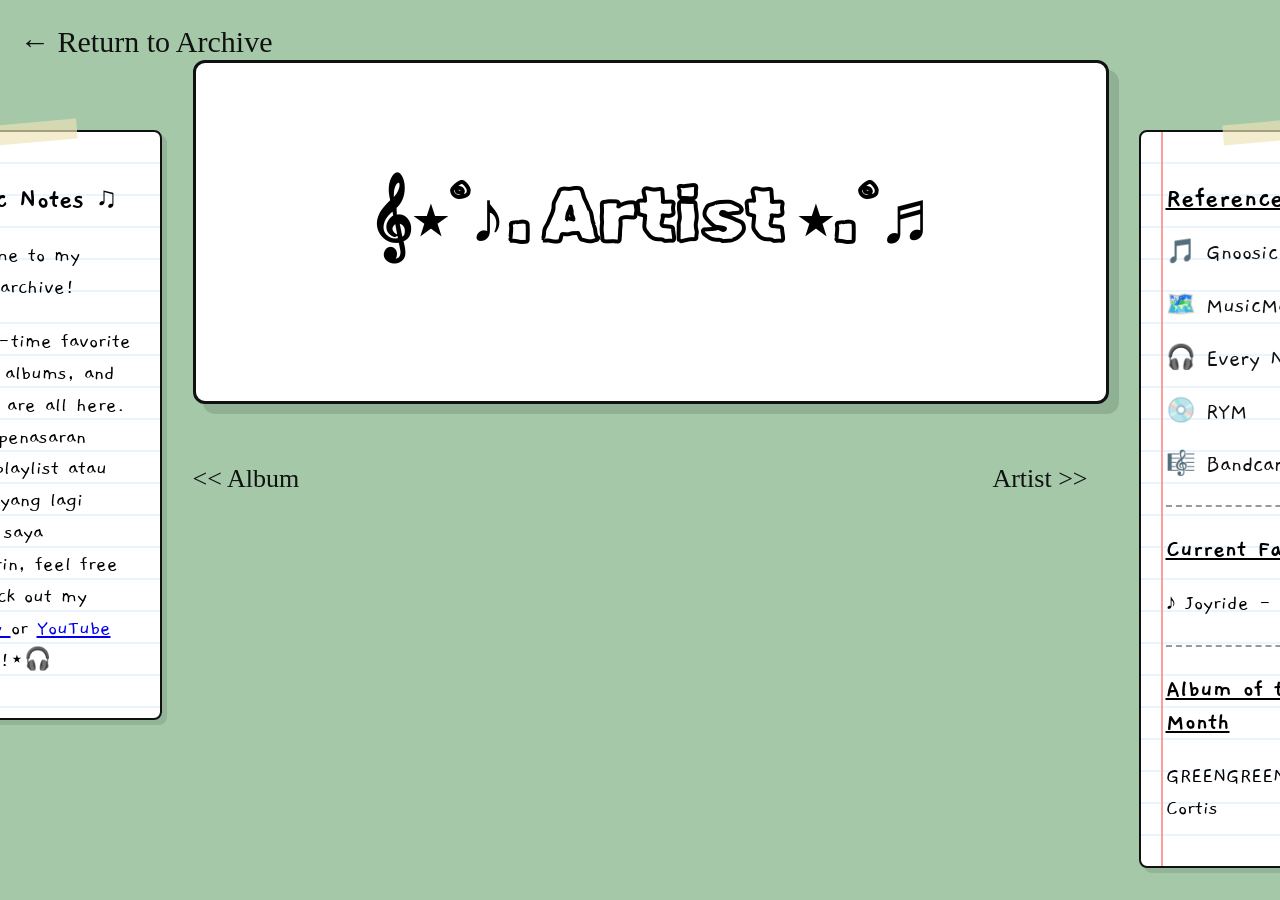
<file: music3.html>
<!DOCTYPE html>
<html lang="en">

<head>

<meta charset="UTF-8">
<meta name="viewport" content="width=device-width, initial-scale=1.0">

<title>Music • Ardnaid Archive</title>

<link rel="preconnect" href="https://fonts.googleapis.com">
<link rel="preconnect" href="https://fonts.gstatic.com" crossorigin>

<link href="https://fonts.googleapis.com/css2?family=Gaegu:wght@300;400;700&family=Puppies+Play&family=Rubik+Scribble&family=Unkempt&display=swap" rel="stylesheet">

<link rel="stylesheet" href="css/music3.css">

</head>

<body>

<a href="index.html" class="back">← Return to Archive</a>


<div class="music-page">

    <aside class="notepad left-note">
        <h2>Music Notes ♫</h2>
        <p> Welcome to my music archive! 
        </p>
        <p> My all-time favorite songs, albums, and artists are all here. Kalau penasaran sama playlist atau musik yang lagi sering saya dengerin,
            feel free to check out my
            <a href="https://open.spotify.com/user/auooy5b6j18t136y1bdslbtiy?si=00daea0984ba496a"
           target="_blank">

            Spotify

            </a>

            or

            <a href="https://music.youtube.com/@ardnaids?si=3ogMOPq92EUEcG0p"
           target="_blank">

            YouTube Music

            </a>
            !⋆🎧 </p>
    </aside>

    <div class="paper">
    <h1>𝄞⋆˚♪. Artist ⋆.˚♬</h1>

    <!-- ================= CENTER ================= -->




        <!-- ================= RIGHT ================= -->

        <aside class="notepad right-note">

    <h2><u>Reference Shelf</u></h2>

    <div class="resource">

        <a href="https://www.gnoosic.com/faves.php" target="_blank">

            🎵 Gnoosic

        </a>

    </div>

    <div class="resource">

        <a href="https://musicmap.info/" target="_blank">

            🗺️ MusicMap

        </a>

    </div>

    <div class="resource">

        <a href="https://everynoise.com/engenremap.html"
        target="_blank">

            🎧 Every Noise

        </a>

    </div>

    <div class="resource">

        <a href="https://rateyourmusic.com/"
        target="_blank">

            💿 RYM

        </a>

    </div>

    <div class="resource">


        <a href="https://bandcamp.com/"
        target="_blank">

            🎼 Bandcamp

        </a>
    </div>
    


    <hr>

    <h3><u>Current Favorite</u></h3>

    <p>♪ Joyride - Cortis</p>

    <hr>

    <h3><u>Album of the Month</u></h3>

    <p> GREENGREEN — Cortis</p>

</aside>

    </div>


<div class="navigation">

    <a href="music2.html"><< Album</a>

    <a href="music.html">Artist >></a>

</div>

</body>

</html>
</file>
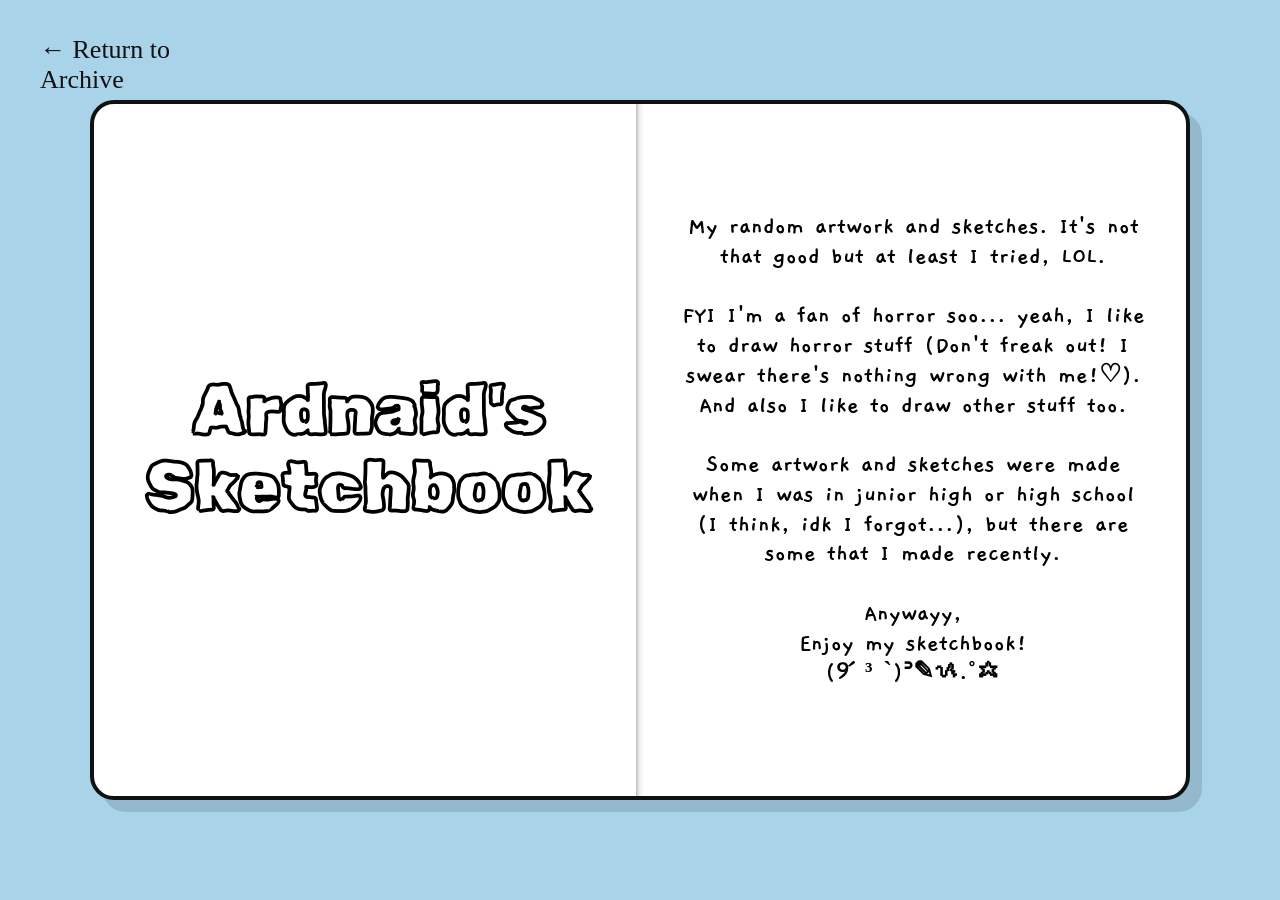
<file: sketchbook.html>
<!DOCTYPE html>
<html lang="en">

<head>

<meta charset="UTF-8">
<meta name="viewport" content="width=device-width, initial-scale=1.0">

<title>Sketchbook • Ardnaid Archive</title>

<link rel="preconnect" href="https://fonts.googleapis.com">
<link rel="preconnect" href="https://fonts.gstatic.com" crossorigin>

<link href="https://fonts.googleapis.com/css2?family=Gaegu:wght@300;400;700&family=Rubik+Scribble&family=Unkempt&display=swap" rel="stylesheet">

<link rel="stylesheet" href="css/sketchbook.css">

</head>

<body>

    <a href="index.html" class="back">
        ← Return to <br>Archive
    </a>

    <main class="book">

        <!-- LEFT PAGE -->

        <section class="page left-page">

            <div id="leftContent">

                <h1 class="cover-title">
                    Ardnaid's<br>
                    Sketchbook
                </h1>

            </div>

        </section>


        <!-- RIGHT PAGE -->

        <section class="page right-page">

            <div id="rightContent">

                <h1 class="cover-title">
                    My random artwork and sketches. It's not that good but at least i tried, LOL.<br><br>
                    FYI I'm a fan of horror soo... yeah, I like to draw horror stuff (don't freak out! I swear I'm fine!). And also i like to draw other stuff too. Enjoy my sketchbook!
                </h1>

            </div>

        </section>


        <!-- PREVIOUS -->

        <button class="arrow left" id="prevBtn">

            &#10094;

        </button>

        <!-- NEXT -->

        <button class="arrow right" id="nextBtn">

            &#10095;

        </button>

    </main>

<script src="js/sketchbook.js"></script>

</body>

</html>
</file>
<file: style.css>
*{
    margin:0;
    padding:0;
    box-sizing:border-box;
}

body{

    display:flex;
    flex-direction:column;
    align-items:center;

    padding-top:60px;

}

/* ===========================
            LOGO
=========================== */

h1{

    font-family:'Rubik Scribble', cursive ;

    font-size:100px;

    margin-bottom:30px;

    color:#111;

}

/* ===========================
          FOLDER AREA
=========================== */

.archive{

    position:relative;

    width:900px;

    height:460px;

}

/* ===========================
            FOLDER
=========================== */

.folder{

    position:absolute;

    left:50%;

    transform:translateX(calc(-50% + var(--offset)));

    width:700px;
    height:165px;

    border:3px solid #111;
    border-radius:10px;

    display:flex;
    align-items:center;

    padding-left:40px;

    text-decoration:none;
    color:#111;

    font-family:'Unkempt', cursive;
    font-size:40px;

    transition:.35s ease;

    box-shadow:0 10px 0 rgba(0,0,0,.08);

}

.file-number{

    position:absolute;

    left:60px;

    top:-15px;

    font-size:18px;

    font-family:'Gaegu', cursive;

    letter-spacing:2px;

    font-weight:700;

}

.folder-name{

    position:absolute;

    right:35px;

    top:6px;

    font-size:22px;

    font-family:'Gaegu', cursive;

    text-transform:uppercase;

}


/* ===========================
            TAB
=========================== */

.tab{

    position:absolute;

    top:-24px;

    left:35px;

    width:160px;

    height:24px;

    background:inherit;

    border:3px solid #111;

    border-bottom:none;

    border-radius:10px 10px 0 0;

}

/* ===========================
          LABEL FILE
=========================== */



/* ===========================
          POSISI
=========================== */

.about{

    background:#DFA87E;
    z-index:8;

    bottom:0;

    --offset:0px;

}

.music{

    background:#A4C8A8;
    z-index:7;

    bottom:42px;

    --offset:0px;

}

.films{

    background:#C7B6E7;
    z-index:6;

    bottom:84px;

    --offset:0px;

}

.sketchbook{

    background:#A8D3E8;
    z-index:5;

    bottom:126px;

    --offset:0px;

}

.book{

    background:#F4DA89;
    z-index:4;

    bottom:168px;

    --offset:0px;

}

.food{

    background:#F7B6C8;
    z-index:3;

    bottom:210px;

    --offset:0px;

}

.hallofame{

    background:#EFE7D6;
    z-index:1;

    bottom:252px;

    --offset:0px;

}

/* ===========================
            HOVER
=========================== */

.folder:hover{

    transform:translateX(calc(-50% + var(--offset) + 35px));

    box-shadow:0 18px 0 rgba(0,0,0,.08);

}

/* ===========================
        RESPONSIVE
=========================== */

@media(max-width:900px){

.archive{

    width:100%;

}

.folder{

    width:90%;

}

h1{

    font-size:54px;

}

}
</file>
<file: css/books.css>
*{
margin:0;
padding:0;
box-sizing:border-box;
}

body{

background:#F4DA89;
font-family:'Gaegu',cursive;

}

.back{

position:absolute;

top:30px;
left:35px;

text-decoration:none;
font-size:24px;
color:#111;
font-family:'unkempt',cursive;

z-index:999;

}

.container{

display:grid;
grid-template-columns:300px 1fr;

min-height:100vh;

}

/* ================= LEFT ================= */

.sidebar{

background:white;

padding:110px 35px;

border-right:3px solid #111;

}

.sidebar h1{

font-family:'Rubik Scribble';

font-size:55px;

margin-bottom:35px;

}

.sidebar p{

font-size:23px;

line-height:1.5;

margin-bottom:50px;

}

.filter{

display:flex;
flex-direction:column;
gap:15px;

}

.filter button{

padding:14px;

font-family:'Gaegu';

font-size:23px;

background:white;

border:2px solid #111;

cursor:pointer;

transition:.25s;

}

.filter button:hover{

background:#eee;

}

.filter button.active{

background:#111;
color:white;

}

/* ================= RIGHT ================= */

.gallery{

padding:60px;

}

.grid{

display:grid;

grid-template-columns:repeat(5,1fr);

gap:28px;

}

.card{

text-decoration:none;

color:#111;

transition:.25s;

}

.card:hover{

transform:translateY(-8px);

}

.card img{

width:100%;

aspect-ratio:2/3;

object-fit:cover;

border-radius:8px;

border:3px solid #111;

box-shadow:6px 6px rgba(0,0,0,.15);

}

.card h2{

margin-top:12px;

font-family:'Unkempt';

font-size:27px;

}

.card span{

display:inline-block;

margin-top:8px;

padding:5px 14px;

background:white;

border:2px solid #111;

border-radius:30px;

font-size:18px;

}
</file>
<file: css/films.css>
*{
margin:0;
padding:0;
box-sizing:border-box;
}

body{

background:#C7B6E7;
font-family:'Gaegu',cursive;

}

.back{

position:absolute;

top:30px;
left:35px;

text-decoration:none;
font-size:24px;
color:#111;
font-family:'unkempt',cursive;

z-index:999;

}

.container{

display:grid;
grid-template-columns:300px 1fr;

min-height:100vh;

}

/* ================= LEFT ================= */

.sidebar{

background:white;

padding:110px 35px;

border-right:3px solid #111;

}

.sidebar h1{

font-family:'Rubik Scribble';

font-size:55px;

text-align:center;

margin-bottom:30px;

}

.sidebar p{

font-size:23px;

line-height:1.5;

margin-bottom:50px;

}

.filter{

display:flex;
flex-direction:column;
gap:15px;

}

.filter button{

padding:14px;

font-family:'Gaegu';

font-size:23px;

background:white;

border:2px solid #111;

cursor:pointer;

transition:.25s;

}

.filter button:hover{

background:#eee;

}

.filter button.active{

background:#111;
color:white;

}

/* ================= RIGHT ================= */

.gallery{

padding:60px;

}

.grid{

display:grid;

grid-template-columns:repeat(5,1fr);

gap:28px;

}

.card{

text-decoration:none;

color:#111;

transition:.25s;

}

.card:hover{

transform:translateY(-8px);

}

.card img{

width:100%;

aspect-ratio:2/3;

object-fit:cover;

border-radius:8px;

border:3px solid #111;

box-shadow:6px 6px rgba(0,0,0,.15);

}

.card h2{

margin-top:12px;

font-family:'Unkempt';

font-size:27px;

}

.card span{

display:inline-block;

margin-top:8px;

padding:5px 14px;

background:white;

border:2px solid #111;

border-radius:30px;

font-size:18px;

}
</file>
<file: css/food.css>
*{
    margin:0;
    padding:0;
    box-sizing:border-box;
}

body{

    background:#F7B6C8;

    font-family:'Gaegu', cursive;

    color:#111;

    padding:40px;

}

/* ===========================
        RETURN
=========================== */

.back{

    text-decoration:none;

    color:#111;

    font-family:'Unkempt';

    font-size:28px;

}

/* ===========================
            TITLE
=========================== */

h1{

    text-align:center;

    font-family:'Rubik Scribble';

    font-size:72px;

    margin:30px 0 40px;

}

/* ===========================
            FILTER
=========================== */

.filter{

    display:flex;

    justify-content:center;

    gap:15px;

    margin-bottom:50px;

}

.filter button{

    background:white;

    border:2px solid #111;

    border-radius:30px;

    padding:8px 22px;

    font-family:'Unkempt';

    font-size:22px;

    cursor:pointer;

    transition:.25s;

}

.filter button:hover,
.filter .active{

    background:#111;

    color:white;

}

/* ===========================
        RECEIPT GRID
=========================== */

.receipt-grid{

    max-width:1600px;

    margin:auto;

    display:grid;

    grid-template-columns:repeat(5,1fr);

    gap:25px;

    align-items:start;

}

/* ===========================
          RECEIPT
=========================== */

.receipt{

    background:#fffef9;

    padding:22px;

    border:2px solid #222;

    box-shadow:8px 8px rgba(0,0,0,.12);

    transition:.25s;

    position:relative;

}

.receipt:hover{

    transform:translateY(-8px) rotate(-1deg);

}

/* sobekan atas */

.receipt::before{

    content:"";

    position:absolute;

    top:-8px;

    left:0;

    width:100%;

    height:8px;

    background:
    repeating-linear-gradient(
        -45deg,
        transparent 0 8px,
        #fffef9 8px 16px
    );

}

/* sobekan bawah */

.receipt::after{

    content:"";

    position:absolute;

    bottom:-8px;

    left:0;

    width:100%;

    height:8px;

    background:
    repeating-linear-gradient(
        45deg,
        transparent 0 8px,
        #fffef9 8px 16px
    );

}

/* ===========================
      DASHED LINE
=========================== */

.receipt hr{

    border:none;

    border-top:2px dashed #777;

    margin:15px 0;

}

/* ===========================
        CONTENT
=========================== */

.number{

    text-align:center;

    letter-spacing:2px;

    font-size:18px;

    font-weight:bold;

}

.receipt h2{

    text-align:center;

    font-family:'Unkempt';

    font-size:27px;

    margin-bottom:8px;

}

.place{

    text-align:center;

    font-size:22px;

}

.score{

    display:flex;

    justify-content:space-between;

    margin:12px 0;

    font-size:22px;

}

.overall{

    font-weight:bold;

}

.note{

    font-size:19px;

    line-height:1.4;

    font-style:italic;

}



/* ===========================
        NAVIGATION
=========================== */

.navigation{

    margin-top:70px;

    display:flex;

    justify-content:space-between;

    align-items:center;

    font-family:'Unkempt';

    font-size:30px;

}

.navigation a{

    text-decoration:none;

    color:#111;

}

/* ===========================
        RESPONSIVE
=========================== */

@media(max-width:1200px){

.receipt-grid{

    grid-template-columns:repeat(3,1fr);

}

}

@media(max-width:850px){

.receipt-grid{

    grid-template-columns:repeat(2,1fr);

}

}

@media(max-width:600px){

.receipt-grid{

    grid-template-columns:1fr;

}

h1{

    font-size:52px;

}

.receipt-grid{
    width:95%;
}

.filter{

    flex-wrap:wrap;

}

}

.receipt:nth-child(odd){
    transform:rotate(-1.5deg);
}

.receipt:nth-child(even){
    transform:rotate(1deg);
}

.receipt:hover{
    transform:translateY(-10px) scale(1.03) rotate(0deg);
    z-index:10;
}
</file>
<file: css/hallofame.css>
*{
    margin:0;
    padding:0;
    box-sizing:border-box;
}

body{

    background:#F2EEE6;

    font-family:'Unkempt',cursive;

    display:flex;
    justify-content:center;
    align-items:center;

    min-height:100vh;

}

/* ====================== */

.back{

    position:absolute;

    top:35px;
    left:45px;

    color:#111;

    text-decoration:none;

    font-size:28px;

}

/* ====================== */

.paper{

    width:900px;

    min-height:650px;

    background:white;

    border:3px solid #111;

    border-radius:18px;

    padding:55px;

    box-shadow:12px 12px rgba(0,0,0,.08);

}

/* ====================== */

h1{

    text-align:center;

    font-family:'Rubik Scribble';

    font-size:58px;

    margin-bottom:10px;

}

.subtitle{

    text-align:center;

    font-size:28px;

    margin-bottom:60px;

}

/* ====================== */

.folder-grid{

    display:grid;

    grid-template-columns:repeat(2,1fr);

    gap:45px;

}

/* ====================== */

.mini-folder{

    position:relative;

    height:185px;

    border:3px solid #111;

    border-radius:12px;

    text-decoration:none;

    color:#111;

    display:flex;

    flex-direction:column;

    justify-content:center;

    align-items:center;

    transition:.3s;

    box-shadow:8px 8px rgba(0,0,0,.08);

}

.food{
    background:#F7B6C8;
}

.music{
    background:#A4C8A8;
}

.films{
    background:#C7B6E7;
}

.places{
    background:#A8D3E8;
}

.mini-folder:hover{

    transform:translateY(-8px);

    box-shadow:12px 12px rgba(0,0,0,.12);

}

/* ====================== */

.tab{

    position:absolute;

    top:-22px;

    left:28px;

    width:120px;

    height:22px;

    border:3px solid #111;

    border-bottom:none;

    border-radius:8px 8px 0 0;

}

.food .tab{

    background:#F7B6C8;

}

.music .tab{

    background:#A4C8A8;

}

.films .tab{

    background:#C7B6E7;

}

.places .tab{

    background:#A8D3E8;

}


.file{

    position:absolute;

    top:-18px;

    left:48px;

    font-family:'Gaegu';

    font-size:18px;

    letter-spacing:2px;

    font-weight:bold;

}

/* ====================== */

.icon{

    font-size:54px;

    margin-bottom:12px;

}

h2{

    font-family:'Gaegu';

    font-size:34px;

    letter-spacing:2px;

}
</file>
<file: css/hof-food.css>
*{
    margin:0;
    padding:0;
    box-sizing:border-box;
}

body{

    background:#F7B6C8;   /* ganti sesuai kategori */

    font-family:'Gaegu';

    display:flex;
    justify-content:center;
    align-items:center;

    min-height:100vh;

    padding:60px 0;

}

h1 {

    font-family:'Rubik Scribble', cursive;

    font-size:80px;

    margin-bottom:30px;

    color:#111;
    text-align:center;

}



/* ===========================
        RETURN
=========================== */

.back{

    position:absolute;

    top:35px;
    left:45px;

    text-decoration:none;

    color:#111;

    font-size:28px;

}





.notes{

    margin-top:40px;

    display:grid;

    grid-template-columns:repeat(3,1fr);

    gap:28px;

    align-items:start;

}

.note{

    background:#FFFDF7;

    border:2px solid #222;

    border-radius:14px;

    padding:22px;

    box-shadow:6px 6px 0 rgba(0,0,0,.08);

}

.note h2{

    font-family:'Gaegu',cursive;

    font-size:30px;

    margin-bottom:16px;

}

.note ol{

    padding-left:22px;

    font-size:20px;

    line-height:2;

}

.note li{

    font-family:'Gaegu',cursive;

}

.champion{

    grid-column:span 3;

    text-align:center;

    transform:none;

    background:#FFF6D8;

}

.winner{

    margin-top:20px;

}

.medal{

    font-size:70px;

}

.winner h3{

    font-family:'Gaegu',cursive;

    font-size:38px;

    margin:12px 0 6px;

}

.winner p{

    font-size:22px;

}

.winner span{

    display:block;

    margin-top:12px;

    font-size:24px;

    font-weight:bold;

}
</file>
<file: css/music.css>
*.music-page{

    position:relative;

    width:895px;

    margin:60px auto;

}

body{

background:#A4C8A8;

font-family:'Gaegu', cursive;

}

.back{

position:absolute;

top:25px;
left:20px;

text-decoration:none;

font-family:'unkempt', cursive;

font-size:30px;

color:#111;

}

.paper{

width:790px;

margin:60px auto;

background:white;

padding:60px;

border-radius:12px;

border:3px solid #111;

box-shadow:10px 10px 0 rgba(0,0,0,.12);

}

.paper h1{

text-align:center;

font-family:'Rubik Scribble';

font-size:74px;

margin-bottom:80px;

}

.song-grid{

display:grid;

grid-template-columns:repeat(4,1fr);

gap:30px;

}

.music-layout{
    display:grid;
    grid-template-columns:240px 1fr 240px;
    gap:40px;
    align-items:start;
}

.sticky{

position:relative;

display:block;

padding:18px;

text-decoration:none;

color:#111;

border-radius:8px;

box-shadow:6px 6px rgba(0,0,0,.12);

transition:.25s;



}

.sticky::before{

content:"";

position:absolute;

width:70px;
height:18px;

background:#efe3b7aa;

top:-8px;

left:50%;

transform:translateX(-50%) rotate(-6deg);

}

.sticky:hover{

transform:translateY(-8px) rotate(-1deg);

}

.yellow{

background:#FFF4A8;

}

.blue{

background:#CDE8FF;

}

.pink{

background:#FFD9E8;

}

.peach{
    background:#F6C79D;
}


.lavender{
    background:#D9C7F3;
}

.sage{
    background:#CFE5C9;
}

.cream{
    background:#F8F2E8;
}

.rose{
    background:#F4D8DD;
}

.apricot{
    background:#F4D3A4;
}

.mint{
    background:#D8EBC8;
}

.sticky img{

width:100%;

border-radius:6px;

margin-bottom:15px;

}

.sticky h2{

font-family:'Unkempt';

font-size:23px;

margin-bottom:5px;
line-height:1;

}

.sticky h3{

font-size:20px;

margin-bottom:15px;
line-height:0.9;

}

.sticky p{

font: size 18px;

font-style:italic;
line-height:1;

}

.notepad{

    background:
    repeating-linear-gradient(
        white,
        white 30px,
        #d7e7ff 31px,
        white 32px
    );

}

.notepad{

    position:absolute;

    width:195px;

    min-height:420px;

    padding:25px;

    border:2px solid #111;

    border-radius:8px;

    background:
    repeating-linear-gradient(
        white,
        white 30px,
        #d7e7ff 31px,
        white 32px
    );

    box-shadow:5px 5px rgba(0,0,0,.1);

}

.notepad h2{

    font-family:'gaegu';

    font-size:29px;   /* ubah ini */

    margin-bottom:20px;

}

.notepad p{

    font-size:22px;   /* ubah ini */

    line-height:1.45;

    margin-bottom:16px;

}

.notepad::before{

    content:"";

    position:absolute;

    left:20px;

    top:0;

    width:2px;

    height:100%;

    background:#ff9d9d;

}

.left-note{

    position:absolute;

    left:-280px;

    top:70px;

}

.right-note{

    position:absolute;

    right:-300px;

    top:70px;

}

.notepad::after{

    content:"";

    position:absolute;

    width:80px;

    height:20px;

    background:#efe3b7aa;

    top:-10px;

    left:50%;

    transform:translateX(-50%) rotate(-5deg);

}

.resource{

    margin-bottom:22px;

}

.resource a{

    text-decoration:none;

    color:#111;

    font-family:'gaegu';

    font-size:24px;

}

.resource a:hover{

    text-decoration:underline;

}

.resource p{

    font-size:20px;

    margin-top:5px;

    line-height:1.4;

}

.notepad hr{

    margin:25px 0;

    border:none;

    border-top:2px dashed #999;

}

.notepad h3{

    font-family:'gaegu';

    font-size:26px;

    margin-bottom:10px;

}

.navigation{

margin-top:60px;

display:flex;

justify-content:space-between;

font-family:'Unkempt';

font-size:26px;

}

.navigation a{

text-decoration:none;

color:#111;

}
</file>
<file: css/music3.css>
*.music-page{

    position:relative;

    width:895px;

    margin:60px auto;

}

body{

background:#A4C8A8;

font-family:'Gaegu', cursive;

}

.back{

position:absolute;

top:25px;
left:20px;

text-decoration:none;

font-family:'unkempt', cursive;

font-size:30px;

color:#111;

}

.paper{

width:790px;

margin:60px auto;

background:white;

padding:60px;

border-radius:12px;

border:3px solid #111;

box-shadow:10px 10px 0 rgba(0,0,0,.12);

}

.paper h1{

text-align:center;

font-family:'Rubik Scribble';

font-size:74px;

margin-bottom:80px;

}

.song-grid{

display:grid;

grid-template-columns:repeat(4,1fr);

gap:30px;

}

.music-layout{
    display:grid;
    grid-template-columns:240px 1fr 240px;
    gap:40px;
    align-items:start;
}

.sticky{

position:relative;

display:block;

padding:18px;

text-decoration:none;

color:#111;

border-radius:8px;

box-shadow:6px 6px rgba(0,0,0,.12);

transition:.25s;



}

.sticky::before{

content:"";

position:absolute;

width:70px;
height:18px;

background:#efe3b7aa;

top:-8px;

left:50%;

transform:translateX(-50%) rotate(-6deg);

}

.sticky:hover{

transform:translateY(-8px) rotate(-1deg);

}

.yellow{

background:#FFF4A8;

}

.blue{

background:#CDE8FF;

}

.pink{

background:#FFD9E8;

}

.peach{
    background:#F6C79D;
}


.lavender{
    background:#D9C7F3;
}

.sage{
    background:#CFE5C9;
}

.cream{
    background:#F8F2E8;
}

.rose{
    background:#F4D8DD;
}

.apricot{
    background:#F4D3A4;
}

.mint{
    background:#D8EBC8;
}

.sticky img{

width:100%;

border-radius:6px;

margin-bottom:15px;

}

.sticky h2{

font-family:'Unkempt';

font-size:23px;

margin-bottom:5px;
line-height:1;

}

.sticky h3{

font-size:20px;

margin-bottom:15px;
line-height:0.9;

}

.sticky p{

font: size 18px;

font-style:italic;
line-height:1;

}

.notepad{

    background:
    repeating-linear-gradient(
        white,
        white 30px,
        #d7e7ff 31px,
        white 32px
    );

}

.notepad{

    position:absolute;

    width:195px;

    min-height:420px;

    padding:25px;

    border:2px solid #111;

    border-radius:8px;

    background:
    repeating-linear-gradient(
        white,
        white 30px,
        #d7e7ff 31px,
        white 32px
    );

    box-shadow:5px 5px rgba(0,0,0,.1);

}

.notepad h2{

    font-family:'gaegu';

    font-size:29px;   /* ubah ini */

    margin-bottom:20px;

}

.notepad p{

    font-size:22px;   /* ubah ini */

    line-height:1.45;

    margin-bottom:16px;

}

.notepad::before{

    content:"";

    position:absolute;

    left:20px;

    top:0;

    width:2px;

    height:100%;

    background:#ff9d9d;

}

.left-note{

    position:absolute;

    left:-280px;

    top:70px;

}

.right-note{

    position:absolute;

    right:-300px;

    top:70px;

}

.notepad::after{

    content:"";

    position:absolute;

    width:80px;

    height:20px;

    background:#efe3b7aa;

    top:-10px;

    left:50%;

    transform:translateX(-50%) rotate(-5deg);

}

.resource{

    margin-bottom:22px;

}

.resource a{

    text-decoration:none;

    color:#111;

    font-family:'gaegu';

    font-size:24px;

}

.resource a:hover{

    text-decoration:underline;

}

.resource p{

    font-size:20px;

    margin-top:5px;

    line-height:1.4;

}

.notepad hr{

    margin:25px 0;

    border:none;

    border-top:2px dashed #999;

}

.notepad h3{

    font-family:'gaegu';

    font-size:26px;

    margin-bottom:10px;

}

.navigation{

margin-top:60px;

display:flex;

justify-content:space-between;

font-family:'Unkempt';

font-size:26px;

}

.navigation a{

text-decoration:none;

color:#111;

}
</file>
<file: css/sketchbook.css>
*{
    margin:0;
    padding:0;
    box-sizing:border-box;
}

body{

    background:#A8D3E8;

    font-family:'Gaegu', cursive;

    height:100vh;

    display:flex;

    justify-content:center;

    align-items:center;

    overflow:hidden;

}

.back{

    position:fixed;

    top:35px;
    left:40px;

    text-decoration:none;

    color:#111;

    font-family:'Unkempt';

    font-size:26px;

    z-index:100;

}

.book{

    position:relative;

    width:1100px;
    height:700px;

    background:white;

    border:4px solid #111;

    border-radius:24px;

    overflow:hidden;

    box-shadow:12px 12px rgba(0,0,0,.12);

    display:flex;

}

/* lipatan tengah */

.book::after{

    content:"";

    position:absolute;

    left:50%;
    top:0;

    transform:translateX(-50%);

    width:8px;
    height:100%;

    background:
    linear-gradient(
        to right,
        rgba(0,0,0,.25),
        rgba(0,0,0,.05),
        rgba(255,255,255,.45)
    );

}

.page{

    width:50%;

    display:flex;

    justify-content:center;

    align-items:center;

    padding:40px;

}

.page img{

    max-width:90%;

    max-height:90%;

    object-fit:contain;

}

.cover-title{

    font-family:'Rubik Scribble';

    font-size:70px;

    text-align:center;

    line-height:1.1;

}

.cover-text{

    font-family:'gaegu';

    font-size:25px;

    text-align:center;

    line-height:1.19;

}

/* tombol */

.arrow{

    position:absolute;

    bottom:25px;

    width:55px;
    height:55px;

    border:none;

    background:none;

    font-size:42px;

    cursor:pointer;

    opacity:0;

    transition:.25s;

    color:#111;

}

.book:hover .arrow{

    opacity:1;

}

.left{

    left:25px;

}

.right{

    right:25px;

}

.arrow:hover{

    transform:scale(1.2);

}
</file>
